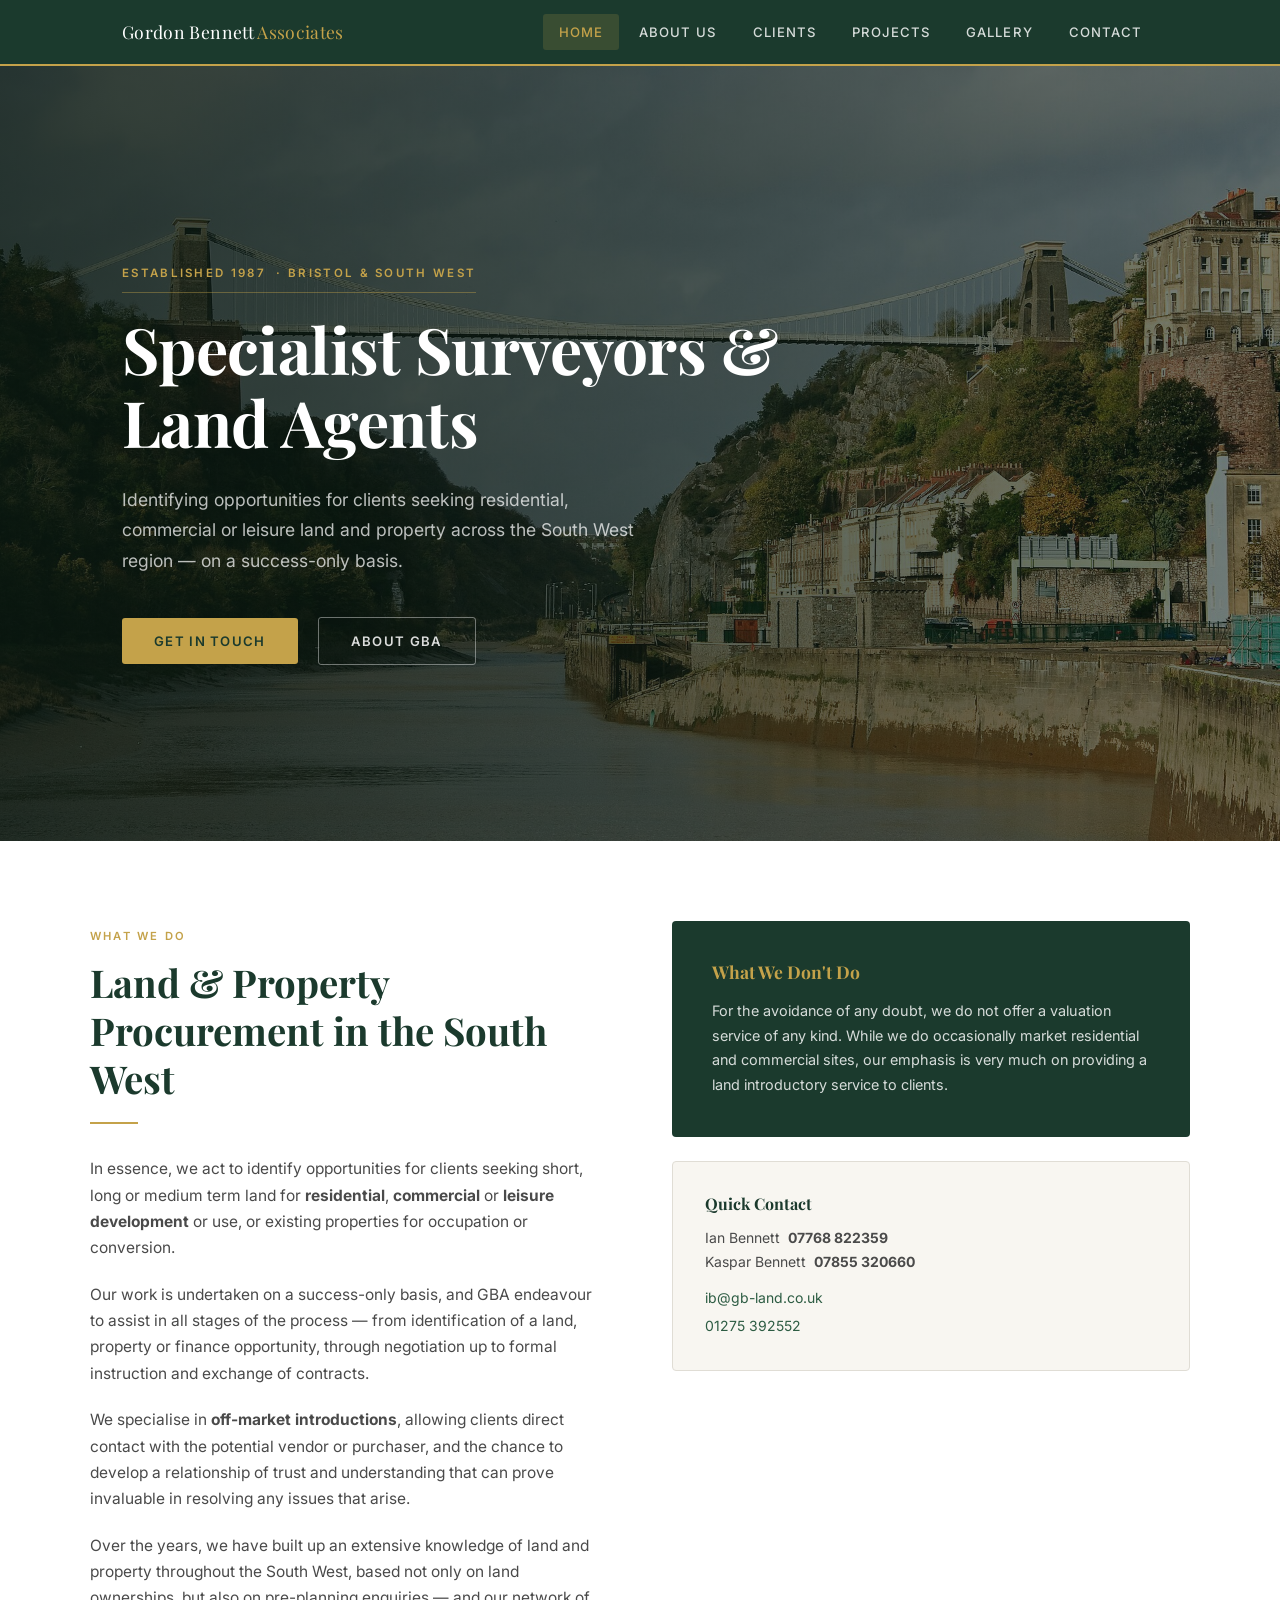
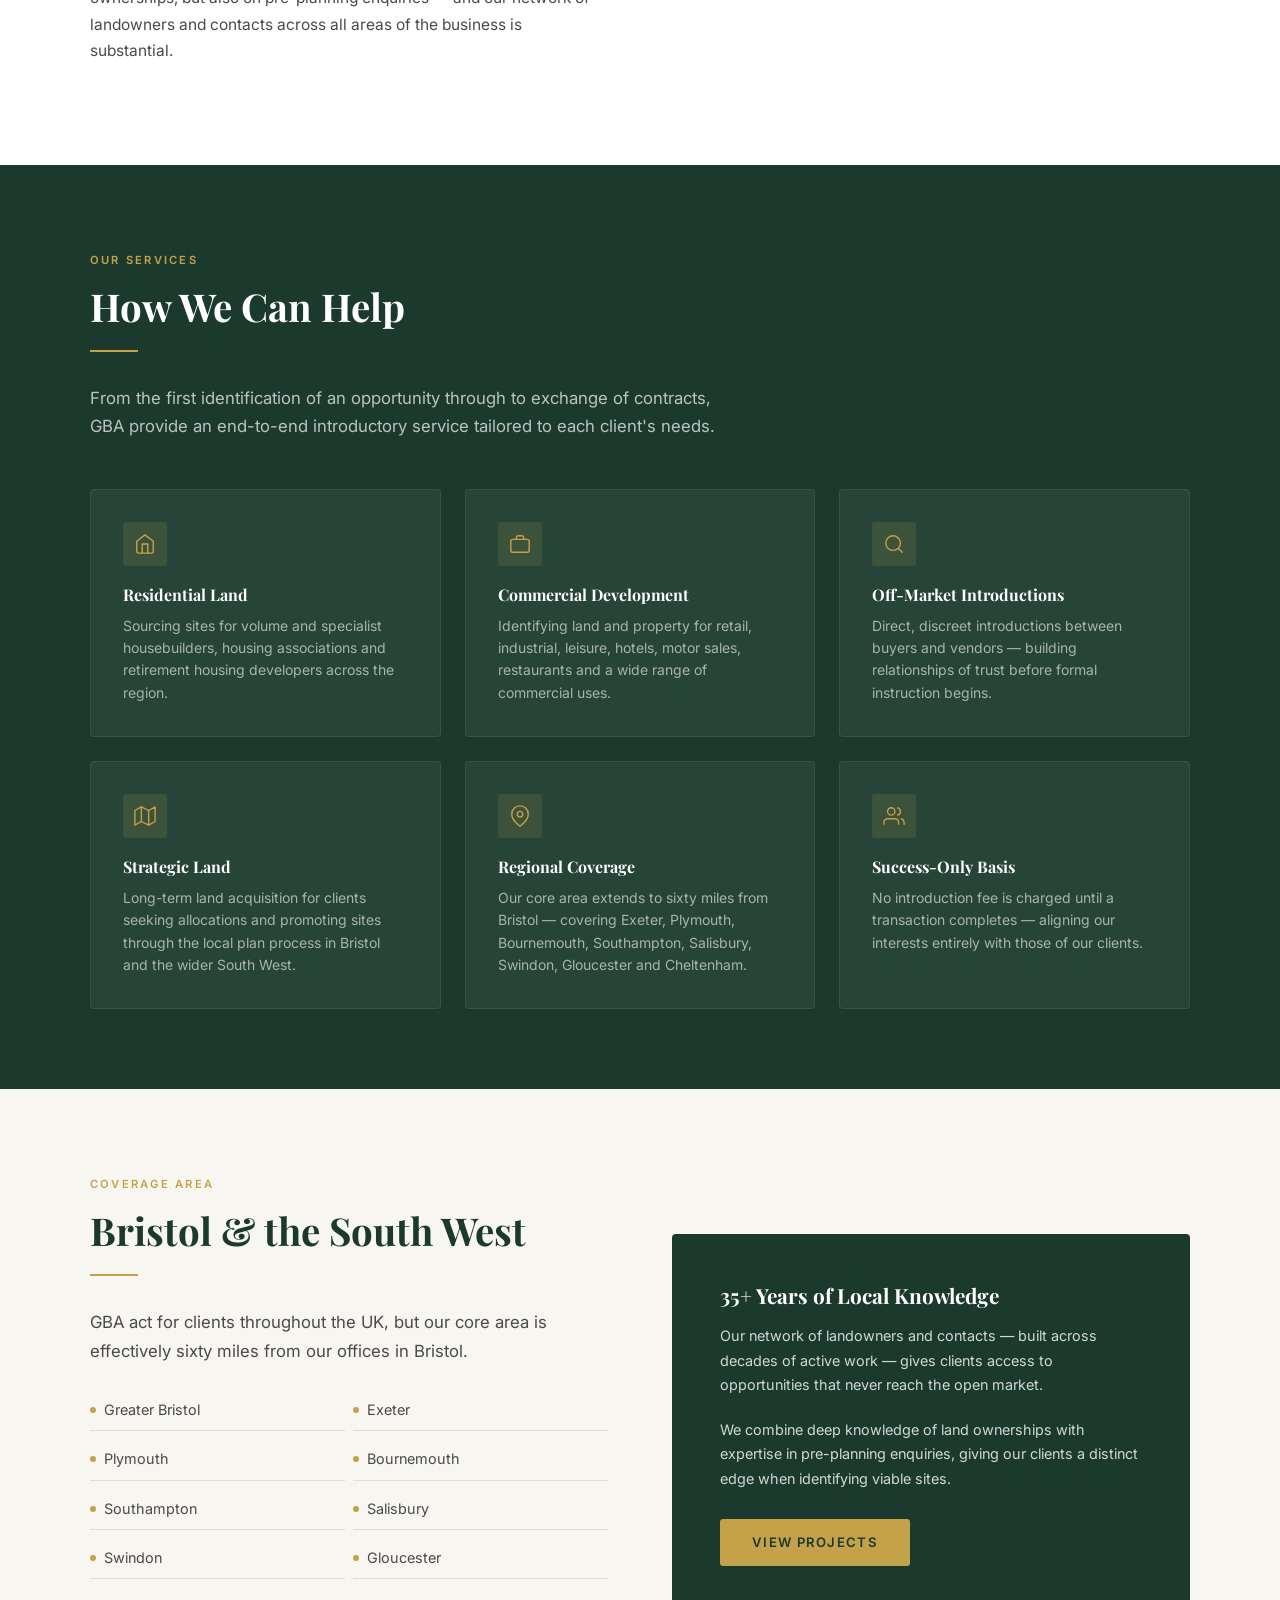
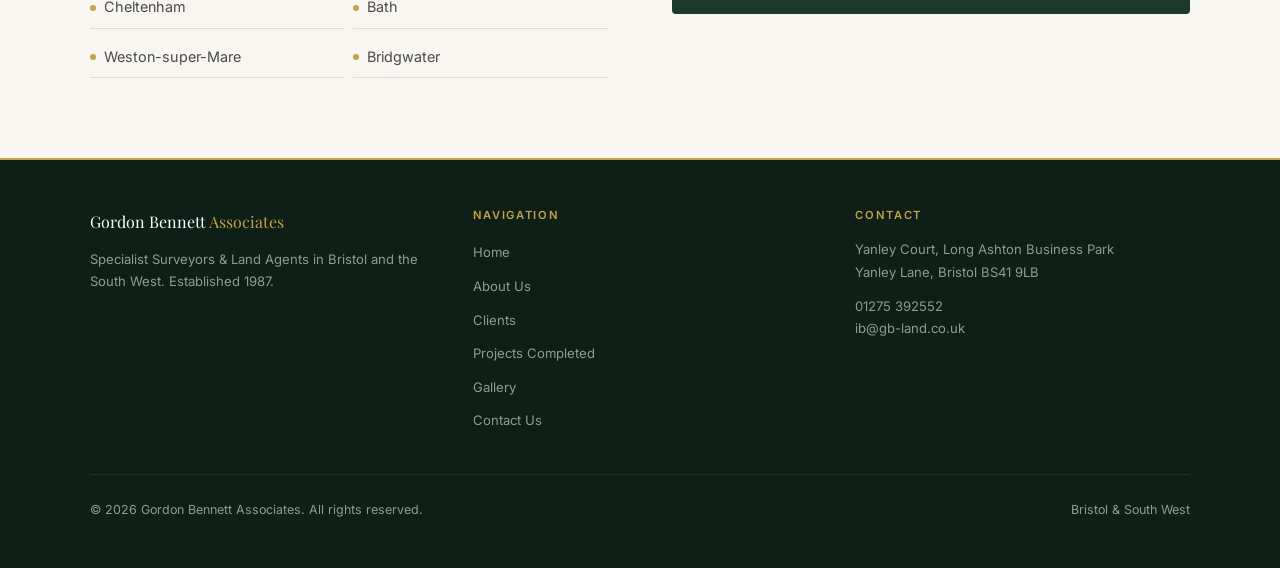
<file: index.html>
<!DOCTYPE html>
<html lang="en">
<head>
  <meta charset="UTF-8" />
  <meta name="viewport" content="width=device-width, initial-scale=1.0" />
  <title>Gordon Bennett Associates — Surveyors & Land Agents, Bristol & South West</title>
  <meta name="description" content="Gordon Bennett Associates — Specialist Surveyors & Land Agents in Property and Land Procurement in Bristol and the South West Region." />
  <link rel="stylesheet" href="style.css" />
</head>
<body>

<!-- NAV -->
<nav>
  <div class="nav-inner">
    <div class="nav-logo">Gordon Bennett <span>Associates</span></div>
    <ul class="nav-links">
      <li><a href="index.html" class="active">Home</a></li>
      <li><a href="about.html">About Us</a></li>
      <li><a href="clients.html">Clients</a></li>
      <li><a href="projects.html">Projects</a></li>
      <li><a href="gallery.html">Gallery</a></li>
      <li><a href="contact.html">Contact</a></li>
    </ul>
    <button class="nav-hamburger" id="hamburger" aria-label="Open menu">
      <span></span><span></span><span></span>
    </button>
  </div>
</nav>
<div class="mobile-menu" id="mobile-menu">
  <a href="index.html" class="active">Home</a>
  <a href="about.html">About Us</a>
  <a href="clients.html">Clients</a>
  <a href="projects.html">Projects</a>
  <a href="gallery.html">Gallery</a>
  <a href="contact.html">Contact</a>
</div>

<!-- HERO -->
<section class="hero">
  <div class="hero-bg"></div>
  <div class="hero-content">
    <div class="hero-eyebrow">Established 1987 <span class="eyebrow-sep">&nbsp;·&nbsp;</span><span class="eyebrow-break"><br></span>Bristol &amp; South West</div>
    <h1>Specialist Surveyors &amp; Land Agents</h1>
    <p>Identifying opportunities for clients seeking residential, commercial or leisure land and property across the South West region — on a success-only basis.</p>
    <div class="hero-btns">
      <a href="contact.html" class="btn btn-gold">Get in Touch</a>
      <a href="about.html" class="btn btn-outline">About GBA</a>
    </div>
  </div>
</section>

<!-- INTRO -->
<section style="background: var(--white);">
  <div class="section-inner">
    <div class="intro-grid">
      <div class="intro-text">
        <span class="section-label">What We Do</span>
        <h2 class="section-title">Land &amp; Property Procurement in the South West</h2>
        <div class="section-divider"></div>
        <p>In essence, we act to identify opportunities for clients seeking short, long or medium term land for <strong>residential</strong>, <strong>commercial</strong> or <strong>leisure development</strong> or use, or existing properties for occupation or conversion.</p>
        <p>Our work is undertaken on a success-only basis, and GBA endeavour to assist in all stages of the process — from identification of a land, property or finance opportunity, through negotiation up to formal instruction and exchange of contracts.</p>
        <p>We specialise in <strong>off-market introductions</strong>, allowing clients direct contact with the potential vendor or purchaser, and the chance to develop a relationship of trust and understanding that can prove invaluable in resolving any issues that arise.</p>
        <p>Over the years, we have built up an extensive knowledge of land and property throughout the South West, based not only on land ownerships, but also on pre-planning enquiries — and our network of landowners and contacts across all areas of the business is substantial.</p>
      </div>
      <div>
        <div class="intro-aside">
          <h3>What We Don't Do</h3>
          <p>For the avoidance of any doubt, we do not offer a valuation service of any kind. While we do occasionally market residential and commercial sites, our emphasis is very much on providing a land introductory service to clients.</p>
        </div>
        <div style="margin-top: 1.5rem; padding: 2rem; border: 1px solid var(--border); border-radius: 4px; background: var(--cream);">
          <h3 style="font-size:1rem; color: var(--green-dark); margin-bottom: 0.75rem;">Quick Contact</h3>
          <p style="font-size: 0.875rem; color: var(--text-mid); margin-bottom: 0.75rem;">Ian Bennett &nbsp;<strong>07768 822359</strong><br>Kaspar Bennett &nbsp;<strong>07855 320660</strong></p>
          <p style="font-size: 0.875rem;"><a href="mailto:ib@gb-land.co.uk">ib@gb-land.co.uk</a></p>
          <p style="font-size: 0.875rem; margin-top: 0.3rem;"><a href="tel:01275392552">01275 392552</a></p>
        </div>
      </div>
    </div>
  </div>
</section>

<!-- SERVICES -->
<section class="services-bg">
  <div class="section-inner">
    <span class="section-label">Our Services</span>
    <h2 class="section-title" style="color: var(--white);">How We Can Help</h2>
    <div class="section-divider"></div>
    <p class="section-intro">From the first identification of an opportunity through to exchange of contracts, GBA provide an end-to-end introductory service tailored to each client's needs.</p>
    <div class="services-grid">

      <div class="service-card">
        <div class="service-icon">
          <svg viewBox="0 0 24 24"><path d="M3 9l9-7 9 7v11a2 2 0 0 1-2 2H5a2 2 0 0 1-2-2z"/><polyline points="9 22 9 12 15 12 15 22"/></svg>
        </div>
        <h3>Residential Land</h3>
        <p>Sourcing sites for volume and specialist housebuilders, housing associations and retirement housing developers across the region.</p>
      </div>

      <div class="service-card">
        <div class="service-icon">
          <svg viewBox="0 0 24 24"><rect x="2" y="7" width="20" height="14" rx="2"/><path d="M16 7V5a2 2 0 0 0-2-2h-4a2 2 0 0 0-2 2v2"/></svg>
        </div>
        <h3>Commercial Development</h3>
        <p>Identifying land and property for retail, industrial, leisure, hotels, motor sales, restaurants and a wide range of commercial uses.</p>
      </div>

      <div class="service-card">
        <div class="service-icon">
          <svg viewBox="0 0 24 24"><circle cx="11" cy="11" r="8"/><line x1="21" y1="21" x2="16.65" y2="16.65"/></svg>
        </div>
        <h3>Off-Market Introductions</h3>
        <p>Direct, discreet introductions between buyers and vendors — building relationships of trust before formal instruction begins.</p>
      </div>

      <div class="service-card">
        <div class="service-icon">
          <svg viewBox="0 0 24 24"><polygon points="1 6 1 22 8 18 16 22 23 18 23 2 16 6 8 2 1 6"/><line x1="8" y1="2" x2="8" y2="18"/><line x1="16" y1="6" x2="16" y2="22"/></svg>
        </div>
        <h3>Strategic Land</h3>
        <p>Long-term land acquisition for clients seeking allocations and promoting sites through the local plan process in Bristol and the wider South West.</p>
      </div>

      <div class="service-card">
        <div class="service-icon">
          <svg viewBox="0 0 24 24"><path d="M21 10c0 7-9 13-9 13s-9-6-9-13a9 9 0 0 1 18 0z"/><circle cx="12" cy="10" r="3"/></svg>
        </div>
        <h3>Regional Coverage</h3>
        <p>Our core area extends to sixty miles from Bristol — covering Exeter, Plymouth, Bournemouth, Southampton, Salisbury, Swindon, Gloucester and Cheltenham.</p>
      </div>

      <div class="service-card">
        <div class="service-icon">
          <svg viewBox="0 0 24 24"><path d="M17 21v-2a4 4 0 0 0-4-4H5a4 4 0 0 0-4 4v2"/><circle cx="9" cy="7" r="4"/><path d="M23 21v-2a4 4 0 0 0-3-3.87"/><path d="M16 3.13a4 4 0 0 1 0 7.75"/></svg>
        </div>
        <h3>Success-Only Basis</h3>
        <p>No introduction fee is charged until a transaction completes — aligning our interests entirely with those of our clients.</p>
      </div>

    </div>
  </div>
</section>

<!-- COVERAGE -->
<section style="background: var(--cream);">
  <div class="section-inner">
    <div class="coverage-grid">
      <div>
        <span class="section-label">Coverage Area</span>
        <h2 class="section-title">Bristol &amp; the South West</h2>
        <div class="section-divider"></div>
        <p class="section-intro" style="margin-bottom: 1.5rem;">GBA act for clients throughout the UK, but our core area is effectively sixty miles from our offices in Bristol.</p>
        <ul class="coverage-list">
          <li>Greater Bristol</li>
          <li>Exeter</li>
          <li>Plymouth</li>
          <li>Bournemouth</li>
          <li>Southampton</li>
          <li>Salisbury</li>
          <li>Swindon</li>
          <li>Gloucester</li>
          <li>Cheltenham</li>
          <li>Bath</li>
          <li>Weston-super-Mare</li>
          <li>Bridgwater</li>
        </ul>
      </div>
      <div style="background: var(--green-dark); border-radius: 4px; padding: 3rem; color: rgba(255,255,255,0.8);">
        <h3 style="font-size:1.3rem; color: var(--white); margin-bottom: 1rem;">35+ Years of Local Knowledge</h3>
        <p style="font-size: 0.9rem; margin-bottom: 1.25rem;">Our network of landowners and contacts — built across decades of active work — gives clients access to opportunities that never reach the open market.</p>
        <p style="font-size: 0.9rem; margin-bottom: 1.25rem;">We combine deep knowledge of land ownerships with expertise in pre-planning enquiries, giving our clients a distinct edge when identifying viable sites.</p>
        <a href="projects.html" class="btn btn-gold" style="margin-top: 0.5rem;">View Projects</a>
      </div>
    </div>
  </div>
</section>

<!-- FOOTER -->
<footer>
  <div class="footer-inner">
    <div>
      <div class="footer-brand">Gordon Bennett <span>Associates</span></div>
      <p>Specialist Surveyors &amp; Land Agents in Bristol and the South West. Established 1987.</p>
    </div>
    <div>
      <h4>Navigation</h4>
      <ul class="footer-links">
        <li><a href="index.html">Home</a></li>
        <li><a href="about.html">About Us</a></li>
        <li><a href="clients.html">Clients</a></li>
        <li><a href="projects.html">Projects Completed</a></li>
        <li><a href="gallery.html">Gallery</a></li>
        <li><a href="contact.html">Contact Us</a></li>
      </ul>
    </div>
    <div>
      <h4>Contact</h4>
      <p>Yanley Court, Long Ashton Business Park<br>Yanley Lane, Bristol BS41 9LB</p>
      <p style="margin-top: 0.75rem;"><a href="tel:01275392552">01275 392552</a></p>
      <p><a href="mailto:ib@gb-land.co.uk">ib@gb-land.co.uk</a></p>
    </div>
  </div>
  <div class="footer-bottom">
    <span>© 2026 Gordon Bennett Associates. All rights reserved.</span>
    <span>Bristol &amp; South West</span>
  </div>
</footer>

<script>
  const hamburger = document.getElementById('hamburger');
  const mobileMenu = document.getElementById('mobile-menu');
  hamburger.addEventListener('click', function() {
    hamburger.classList.toggle('open');
    mobileMenu.classList.toggle('open');
  });
  mobileMenu.querySelectorAll('a').forEach(function(link) {
    link.addEventListener('click', function() {
      hamburger.classList.remove('open');
      mobileMenu.classList.remove('open');
    });
  });
</script>
</body>
</html>
</file>
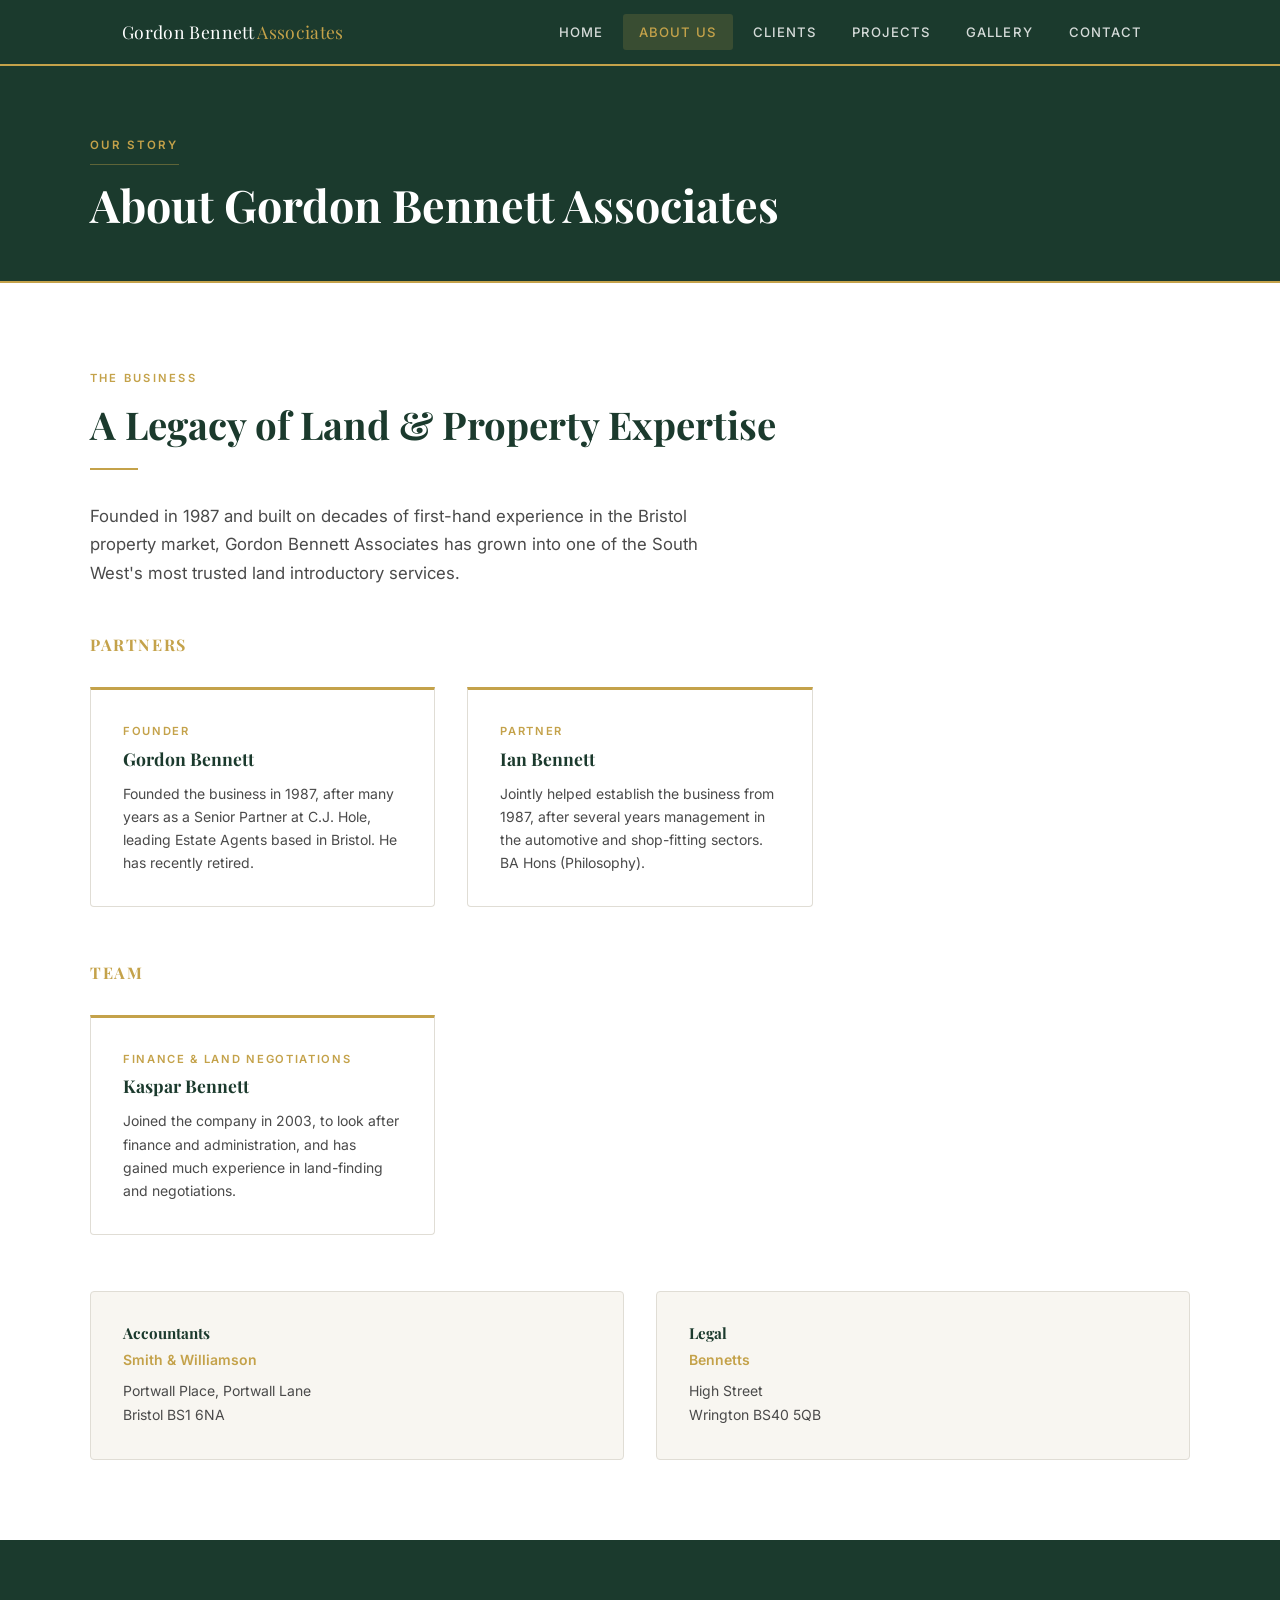
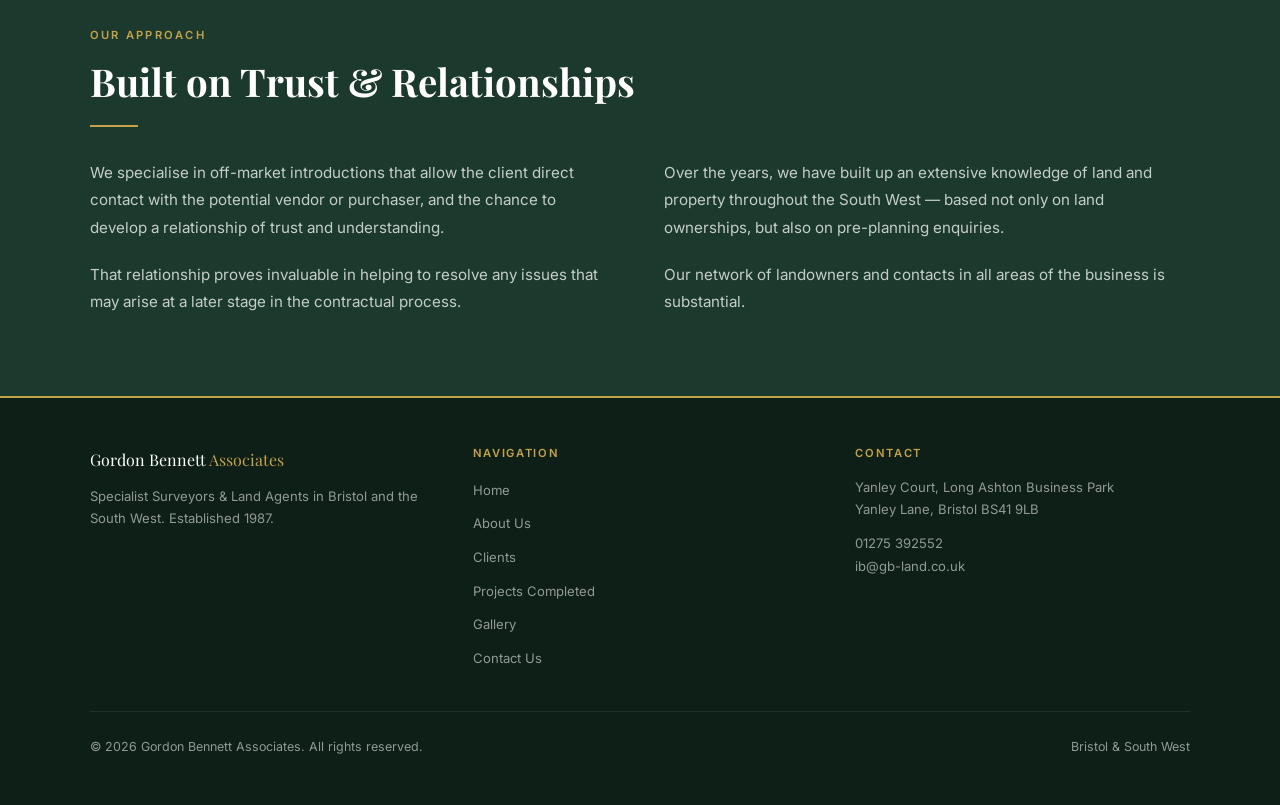
<file: about.html>
<!DOCTYPE html>
<html lang="en">
<head>
  <meta charset="UTF-8" />
  <meta name="viewport" content="width=device-width, initial-scale=1.0" />
  <title>About Us — Gordon Bennett Associates</title>
  <meta name="description" content="About Gordon Bennett Associates — qualified consultant surveyors specialising in the buying and selling of land in Bristol and the South West since 1987." />
  <link rel="stylesheet" href="style.css" />
</head>
<body>

<nav>
  <div class="nav-inner">
    <div class="nav-logo">Gordon Bennett <span>Associates</span></div>
    <ul class="nav-links">
      <li><a href="index.html">Home</a></li>
      <li><a href="about.html" class="active">About Us</a></li>
      <li><a href="clients.html">Clients</a></li>
      <li><a href="projects.html">Projects</a></li>
      <li><a href="gallery.html">Gallery</a></li>
      <li><a href="contact.html">Contact</a></li>
    </ul>
    <button class="nav-hamburger" id="hamburger" aria-label="Open menu">
      <span></span><span></span><span></span>
    </button>
  </div>
</nav>
<div class="mobile-menu" id="mobile-menu">
  <a href="index.html">Home</a>
  <a href="about.html" class="active">About Us</a>
  <a href="clients.html">Clients</a>
  <a href="projects.html">Projects</a>
  <a href="gallery.html">Gallery</a>
  <a href="contact.html">Contact</a>
</div>

<div class="page-hero">
  <div class="page-hero-inner">
    <div class="hero-eyebrow">Our Story</div>
    <h1>About Gordon Bennett Associates</h1>
  </div>
</div>

<section style="background: var(--white);">
  <div class="section-inner">
    <span class="section-label">The Business</span>
    <h2 class="section-title">A Legacy of Land &amp; Property Expertise</h2>
    <div class="section-divider"></div>
    <p class="section-intro">Founded in 1987 and built on decades of first-hand experience in the Bristol property market, Gordon Bennett Associates has grown into one of the South West's most trusted land introductory services.</p>

    <!-- PARTNERS -->
    <h3 style="font-family: 'Playfair Display', serif; font-size: 1rem; color: var(--gold); letter-spacing: 0.1em; text-transform: uppercase; margin-bottom: 2rem; margin-top: 1rem;">Partners</h3>
    <div class="team-grid" style="margin-bottom: 3.5rem;">

      <div class="team-card">
        <div class="team-role">Founder</div>
        <h3>Gordon Bennett</h3>
        <p>Founded the business in 1987, after many years as a Senior Partner at C.J. Hole, leading Estate Agents based in Bristol. He has recently retired.</p>
      </div>

      <div class="team-card">
        <div class="team-role">Partner</div>
        <h3>Ian Bennett</h3>
        <p>Jointly helped establish the business from 1987, after several years management in the automotive and shop-fitting sectors. BA Hons (Philosophy).</p>
      </div>

    </div>

    <!-- EMPLOYEES -->
    <h3 style="font-family: 'Playfair Display', serif; font-size: 1rem; color: var(--gold); letter-spacing: 0.1em; text-transform: uppercase; margin-bottom: 2rem;">Team</h3>
    <div class="team-grid" style="margin-bottom: 3.5rem;">

      <div class="team-card">
        <div class="team-role">Finance &amp; Land Negotiations</div>
        <h3>Kaspar Bennett</h3>
        <p>Joined the company in 2003, to look after finance and administration, and has gained much experience in land-finding and negotiations.</p>
      </div>

    </div>

    <!-- ADVISERS -->
    <div class="advisers-grid" style="display: grid; grid-template-columns: 1fr 1fr; gap: 2rem;">

      <div style="padding: 2rem; border: 1px solid var(--border); background: var(--cream); border-radius: 4px;">
        <h3 style="font-family: 'Playfair Display', serif; font-size: 0.95rem; color: var(--green-dark); margin-bottom: 0.3rem;">Accountants</h3>
        <p style="font-size: 0.875rem; color: var(--gold); font-weight: 600; margin-bottom: 0.5rem;">Smith &amp; Williamson</p>
        <p style="font-size: 0.875rem; color: var(--text-mid);">Portwall Place, Portwall Lane<br>Bristol BS1 6NA</p>
      </div>

      <div style="padding: 2rem; border: 1px solid var(--border); background: var(--cream); border-radius: 4px;">
        <h3 style="font-family: 'Playfair Display', serif; font-size: 0.95rem; color: var(--green-dark); margin-bottom: 0.3rem;">Legal</h3>
        <p style="font-size: 0.875rem; color: var(--gold); font-weight: 600; margin-bottom: 0.5rem;">Bennetts</p>
        <p style="font-size: 0.875rem; color: var(--text-mid);">High Street<br>Wrington BS40 5QB</p>
      </div>

    </div>
  </div>
</section>

<section class="services-bg">
  <div class="section-inner">
    <span class="section-label">Our Approach</span>
    <h2 class="section-title" style="color: var(--white);">Built on Trust &amp; Relationships</h2>
    <div class="section-divider"></div>
    <div style="display: grid; grid-template-columns: 1fr 1fr; gap: 3rem;">
      <div>
        <p style="color: rgba(255,255,255,0.75); font-size: 0.95rem; line-height: 1.8; margin-bottom: 1.25rem;">We specialise in off-market introductions that allow the client direct contact with the potential vendor or purchaser, and the chance to develop a relationship of trust and understanding.</p>
        <p style="color: rgba(255,255,255,0.75); font-size: 0.95rem; line-height: 1.8;">That relationship proves invaluable in helping to resolve any issues that may arise at a later stage in the contractual process.</p>
      </div>
      <div>
        <p style="color: rgba(255,255,255,0.75); font-size: 0.95rem; line-height: 1.8; margin-bottom: 1.25rem;">Over the years, we have built up an extensive knowledge of land and property throughout the South West — based not only on land ownerships, but also on pre-planning enquiries.</p>
        <p style="color: rgba(255,255,255,0.75); font-size: 0.95rem; line-height: 1.8;">Our network of landowners and contacts in all areas of the business is substantial.</p>
      </div>
    </div>
  </div>
</section>

<footer>
  <div class="footer-inner">
    <div>
      <div class="footer-brand">Gordon Bennett <span>Associates</span></div>
      <p>Specialist Surveyors &amp; Land Agents in Bristol and the South West. Established 1987.</p>
    </div>
    <div>
      <h4>Navigation</h4>
      <ul class="footer-links">
        <li><a href="index.html">Home</a></li>
        <li><a href="about.html">About Us</a></li>
        <li><a href="clients.html">Clients</a></li>
        <li><a href="projects.html">Projects Completed</a></li>
        <li><a href="gallery.html">Gallery</a></li>
        <li><a href="contact.html">Contact Us</a></li>
      </ul>
    </div>
    <div>
      <h4>Contact</h4>
      <p>Yanley Court, Long Ashton Business Park<br>Yanley Lane, Bristol BS41 9LB</p>
      <p style="margin-top: 0.75rem;"><a href="tel:01275392552">01275 392552</a></p>
      <p><a href="mailto:ib@gb-land.co.uk">ib@gb-land.co.uk</a></p>
    </div>
  </div>
  <div class="footer-bottom">
    <span>© 2026 Gordon Bennett Associates. All rights reserved.</span>
    <span>Bristol &amp; South West</span>
  </div>
</footer>

<script>
  const hamburger = document.getElementById('hamburger');
  const mobileMenu = document.getElementById('mobile-menu');
  hamburger.addEventListener('click', function() {
    hamburger.classList.toggle('open');
    mobileMenu.classList.toggle('open');
  });
  mobileMenu.querySelectorAll('a').forEach(function(link) {
    link.addEventListener('click', function() {
      hamburger.classList.remove('open');
      mobileMenu.classList.remove('open');
    });
  });
</script>
</body>
</html>
</file>
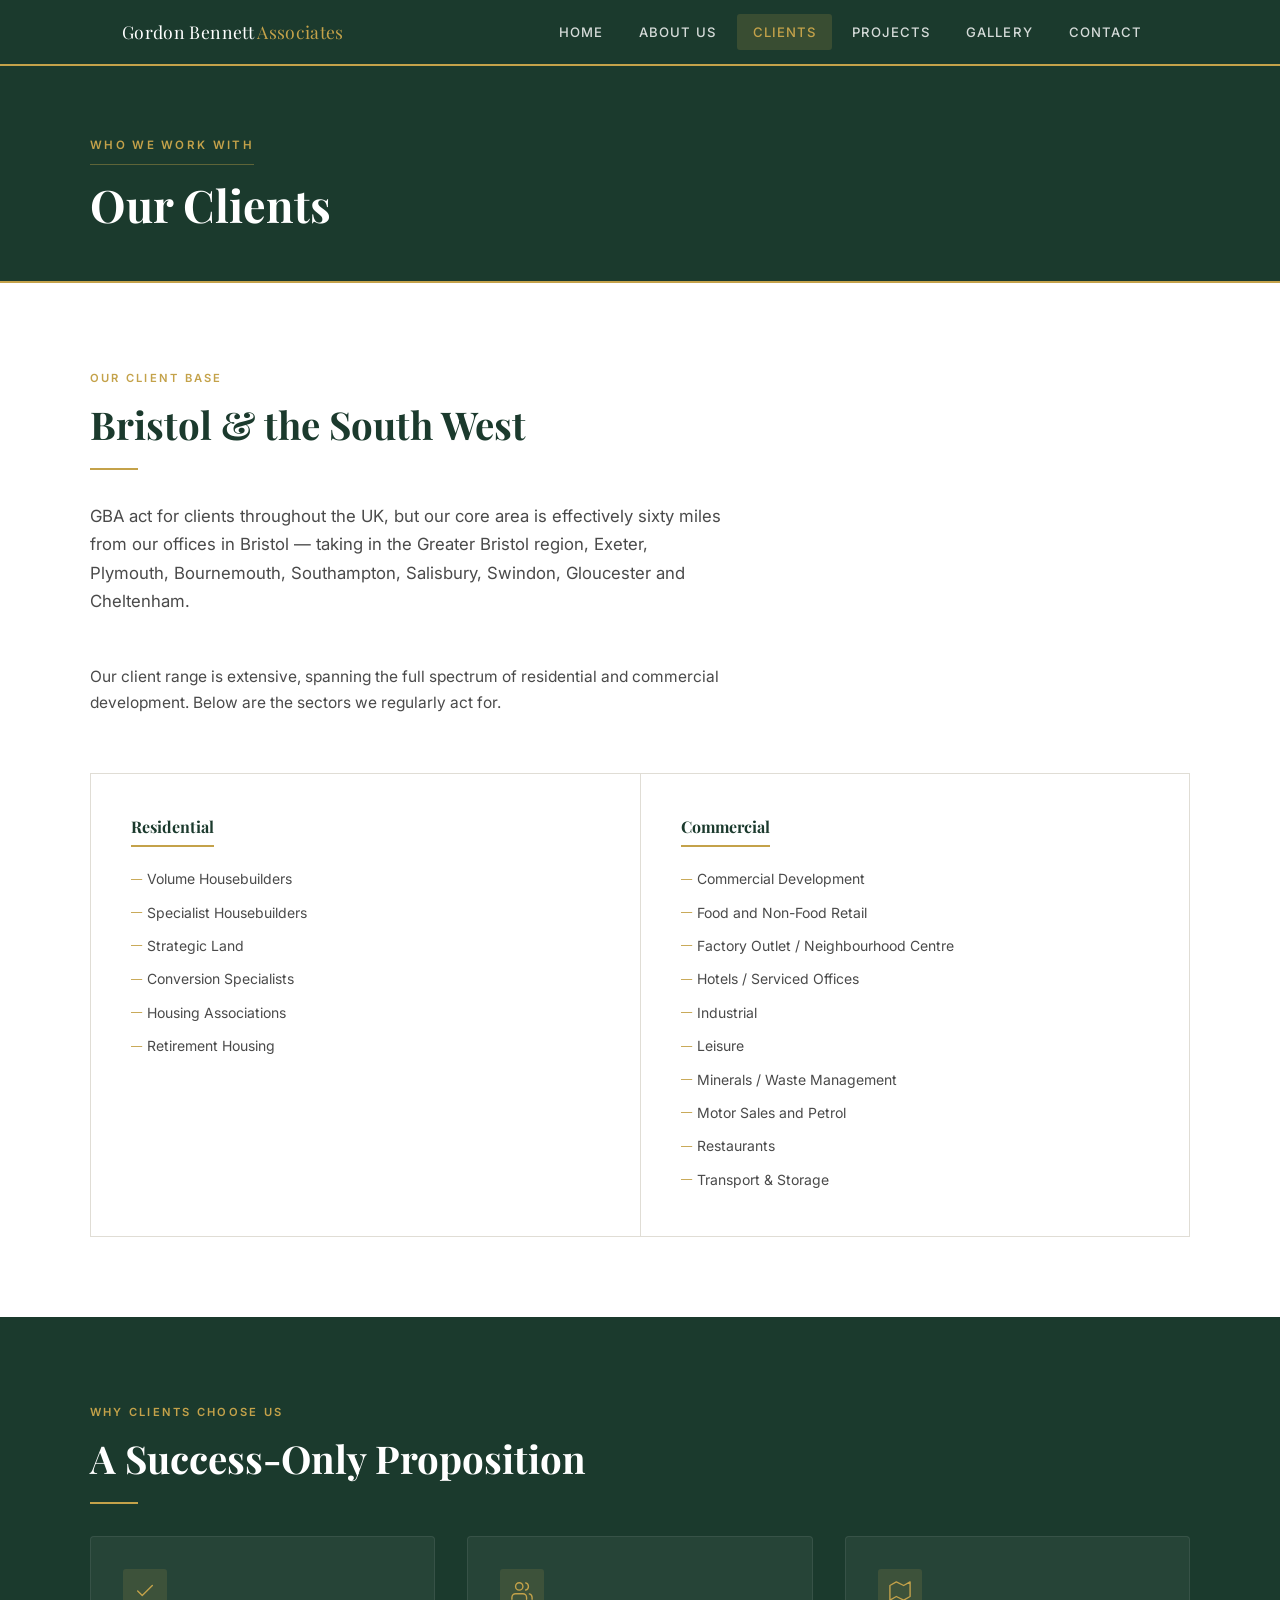
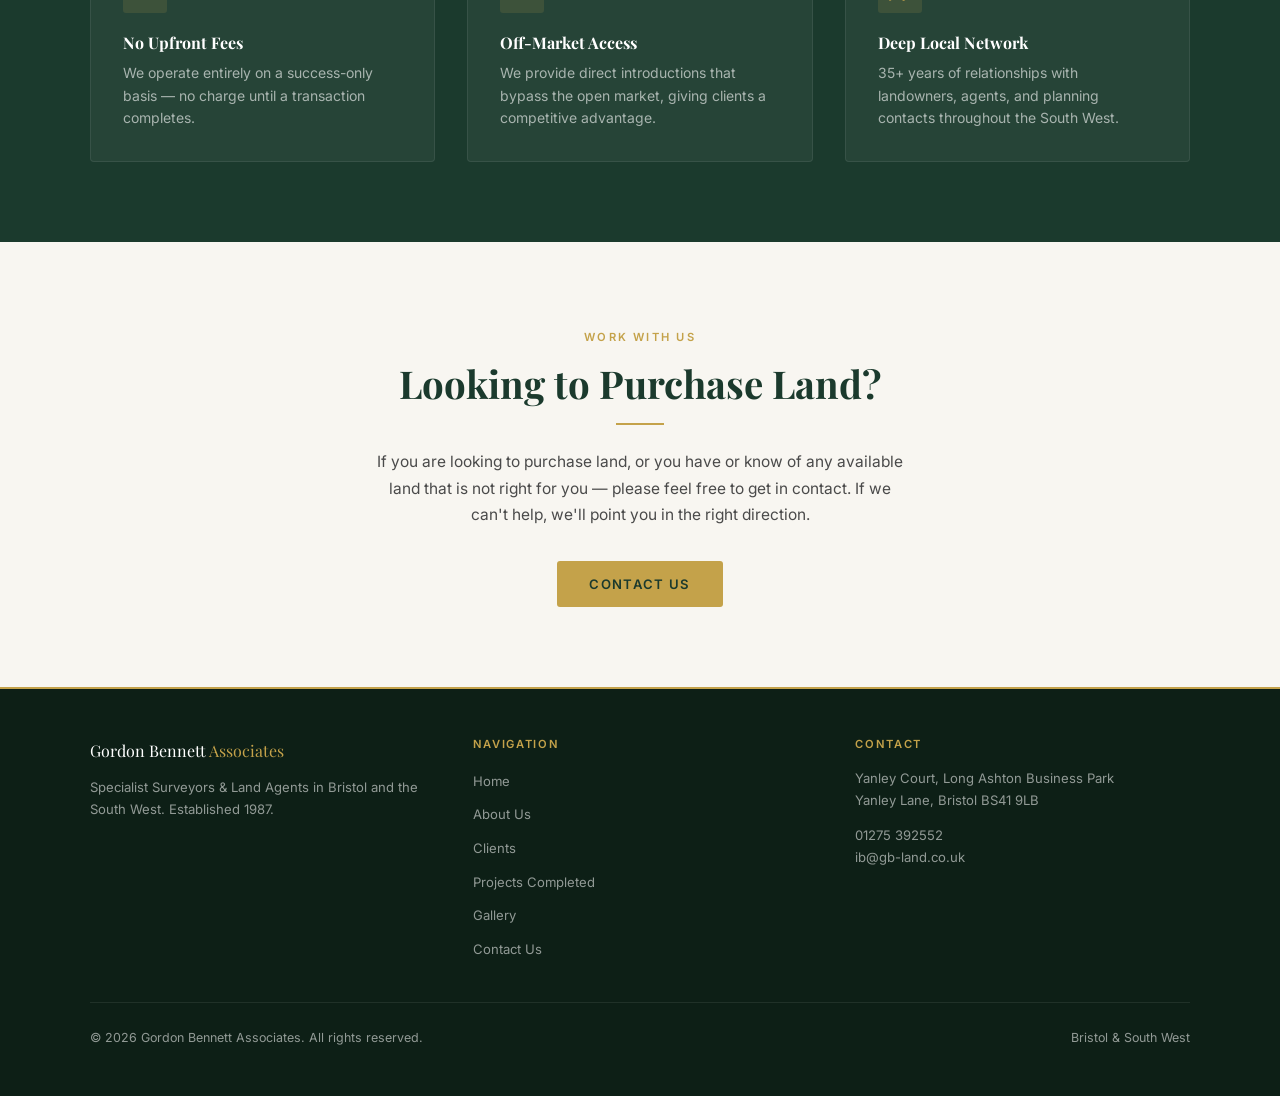
<file: clients.html>
<!DOCTYPE html>
<html lang="en">
<head>
  <meta charset="UTF-8" />
  <meta name="viewport" content="width=device-width, initial-scale=1.0" />
  <title>Clients — Gordon Bennett Associates</title>
  <meta name="description" content="GBA act for a wide range of clients throughout the UK across residential, commercial and leisure sectors — centred on Bristol and the South West." />
  <link rel="stylesheet" href="style.css" />
</head>
<body>

<nav>
  <div class="nav-inner">
    <div class="nav-logo">Gordon Bennett <span>Associates</span></div>
    <ul class="nav-links">
      <li><a href="index.html">Home</a></li>
      <li><a href="about.html">About Us</a></li>
      <li><a href="clients.html" class="active">Clients</a></li>
      <li><a href="projects.html">Projects</a></li>
      <li><a href="gallery.html">Gallery</a></li>
      <li><a href="contact.html">Contact</a></li>
    </ul>
    <button class="nav-hamburger" id="hamburger" aria-label="Open menu">
      <span></span><span></span><span></span>
    </button>
  </div>
</nav>
<div class="mobile-menu" id="mobile-menu">
  <a href="index.html">Home</a>
  <a href="about.html">About Us</a>
  <a href="clients.html" class="active">Clients</a>
  <a href="projects.html">Projects</a>
  <a href="gallery.html">Gallery</a>
  <a href="contact.html">Contact</a>
</div>

<div class="page-hero">
  <div class="page-hero-inner">
    <div class="hero-eyebrow">Who We Work With</div>
    <h1>Our Clients</h1>
  </div>
</div>

<section style="background: var(--white);">
  <div class="section-inner">
    <span class="section-label">Our Client Base</span>
    <h2 class="section-title">Bristol &amp; the South West</h2>
    <div class="section-divider"></div>
    <p class="section-intro">GBA act for clients throughout the UK, but our core area is effectively sixty miles from our offices in Bristol — taking in the Greater Bristol region, Exeter, Plymouth, Bournemouth, Southampton, Salisbury, Swindon, Gloucester and Cheltenham.</p>
    <p style="color: var(--text-mid); max-width: 640px; margin-bottom: 3.5rem; font-size: 0.97rem;">Our client range is extensive, spanning the full spectrum of residential and commercial development. Below are the sectors we regularly act for.</p>

    <div class="sectors-grid">

      <div class="sector-group">
        <h3>Residential</h3>
        <ul class="sector-list">
          <li>Volume Housebuilders</li>
          <li>Specialist Housebuilders</li>
          <li>Strategic Land</li>
          <li>Conversion Specialists</li>
          <li>Housing Associations</li>
          <li>Retirement Housing</li>
        </ul>
      </div>

      <div class="sector-group">
        <h3>Commercial</h3>
        <ul class="sector-list">
          <li>Commercial Development</li>
          <li>Food and Non-Food Retail</li>
          <li>Factory Outlet / Neighbourhood Centre</li>
          <li>Hotels / Serviced Offices</li>
          <li>Industrial</li>
          <li>Leisure</li>
          <li>Minerals / Waste Management</li>
          <li>Motor Sales and Petrol</li>
          <li>Restaurants</li>
          <li>Transport &amp; Storage</li>
        </ul>
      </div>

    </div>
  </div>
</section>

<section class="services-bg">
  <div class="section-inner">
    <span class="section-label">Why Clients Choose Us</span>
    <h2 class="section-title" style="color: var(--white);">A Success-Only Proposition</h2>
    <div class="section-divider"></div>
    <div class="usp-grid" style="display: grid; grid-template-columns: 1fr 1fr 1fr; gap: 2rem;">

      <div class="service-card">
        <div class="service-icon">
          <svg viewBox="0 0 24 24" fill="none" stroke="currentColor" stroke-width="1.5" stroke-linecap="round" stroke-linejoin="round"><polyline points="20 6 9 17 4 12"/></svg>
        </div>
        <h3>No Upfront Fees</h3>
        <p>We operate entirely on a success-only basis — no charge until a transaction completes.</p>
      </div>

      <div class="service-card">
        <div class="service-icon">
          <svg viewBox="0 0 24 24" fill="none" stroke="currentColor" stroke-width="1.5" stroke-linecap="round" stroke-linejoin="round"><path d="M17 21v-2a4 4 0 0 0-4-4H5a4 4 0 0 0-4 4v2"/><circle cx="9" cy="7" r="4"/><path d="M23 21v-2a4 4 0 0 0-3-3.87"/><path d="M16 3.13a4 4 0 0 1 0 7.75"/></svg>
        </div>
        <h3>Off-Market Access</h3>
        <p>We provide direct introductions that bypass the open market, giving clients a competitive advantage.</p>
      </div>

      <div class="service-card">
        <div class="service-icon">
          <svg viewBox="0 0 24 24" fill="none" stroke="currentColor" stroke-width="1.5" stroke-linecap="round" stroke-linejoin="round"><polygon points="1 6 1 22 8 18 16 22 23 18 23 2 16 6 8 2 1 6"/></svg>
        </div>
        <h3>Deep Local Network</h3>
        <p>35+ years of relationships with landowners, agents, and planning contacts throughout the South West.</p>
      </div>

    </div>
  </div>
</section>

<section style="background: var(--cream);">
  <div class="section-inner" style="text-align: center;">
    <span class="section-label">Work With Us</span>
    <h2 class="section-title" style="max-width: 500px; margin: 0 auto 1rem;">Looking to Purchase Land?</h2>
    <div class="section-divider" style="margin: 0 auto 1.5rem;"></div>
    <p style="max-width: 540px; margin: 0 auto 2rem; color: var(--text-mid); font-size: 0.97rem;">If you are looking to purchase land, or you have or know of any available land that is not right for you — please feel free to get in contact. If we can't help, we'll point you in the right direction.</p>
    <a href="contact.html" class="btn btn-gold">Contact Us</a>
  </div>
</section>

<footer>
  <div class="footer-inner">
    <div>
      <div class="footer-brand">Gordon Bennett <span>Associates</span></div>
      <p>Specialist Surveyors &amp; Land Agents in Bristol and the South West. Established 1987.</p>
    </div>
    <div>
      <h4>Navigation</h4>
      <ul class="footer-links">
        <li><a href="index.html">Home</a></li>
        <li><a href="about.html">About Us</a></li>
        <li><a href="clients.html">Clients</a></li>
        <li><a href="projects.html">Projects Completed</a></li>
        <li><a href="gallery.html">Gallery</a></li>
        <li><a href="contact.html">Contact Us</a></li>
      </ul>
    </div>
    <div>
      <h4>Contact</h4>
      <p>Yanley Court, Long Ashton Business Park<br>Yanley Lane, Bristol BS41 9LB</p>
      <p style="margin-top: 0.75rem;"><a href="tel:01275392552">01275 392552</a></p>
      <p><a href="mailto:ib@gb-land.co.uk">ib@gb-land.co.uk</a></p>
    </div>
  </div>
  <div class="footer-bottom">
    <span>© 2026 Gordon Bennett Associates. All rights reserved.</span>
    <span>Bristol &amp; South West</span>
  </div>
</footer>

<script>
  const hamburger = document.getElementById('hamburger');
  const mobileMenu = document.getElementById('mobile-menu');
  hamburger.addEventListener('click', function() {
    hamburger.classList.toggle('open');
    mobileMenu.classList.toggle('open');
  });
  mobileMenu.querySelectorAll('a').forEach(function(link) {
    link.addEventListener('click', function() {
      hamburger.classList.remove('open');
      mobileMenu.classList.remove('open');
    });
  });
</script>
</body>
</html>
</file>
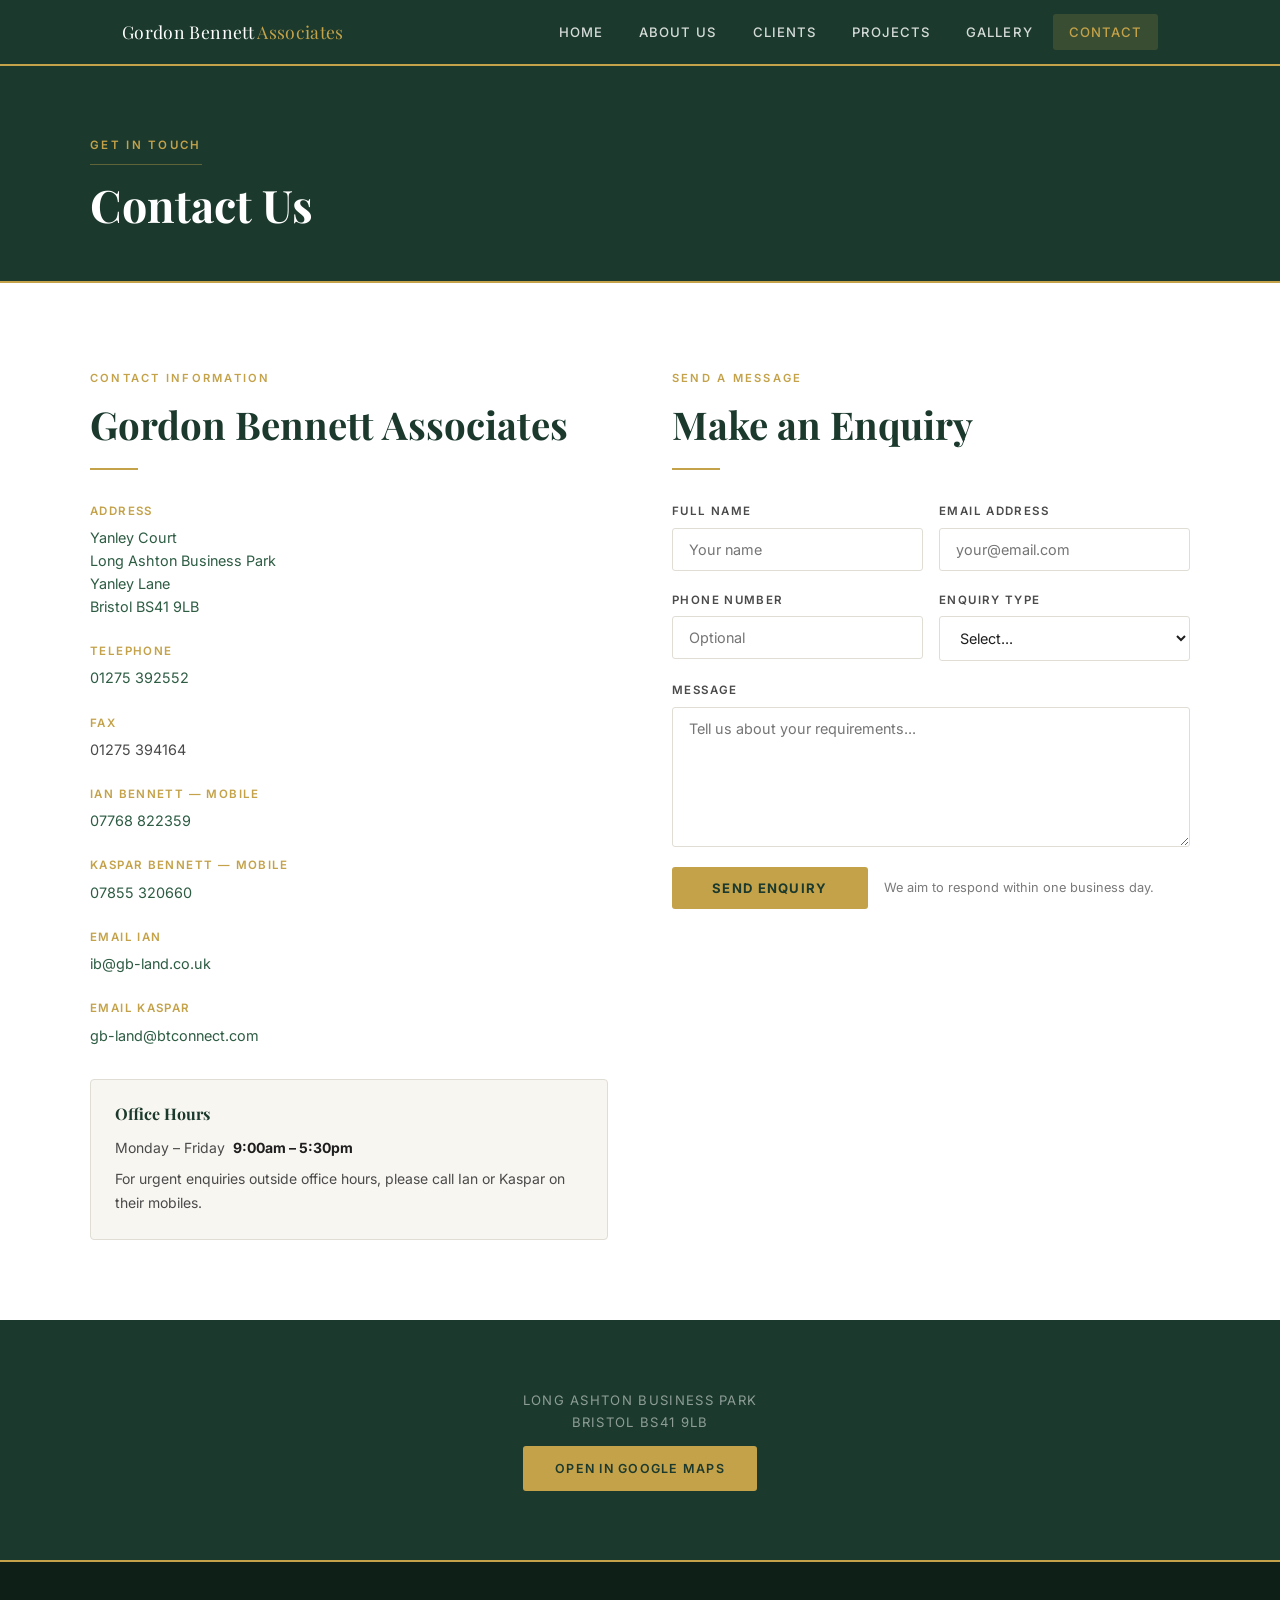
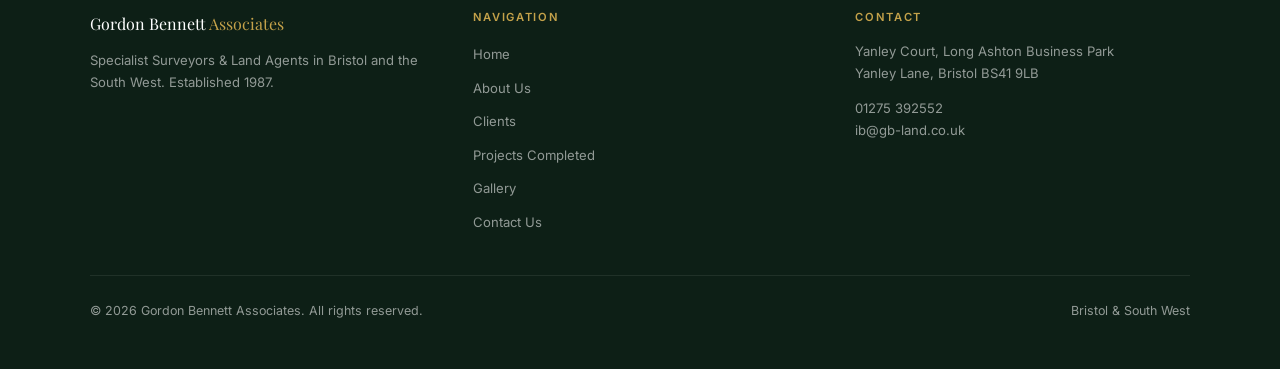
<file: contact.html>
<!DOCTYPE html>
<html lang="en">
<head>
  <meta charset="UTF-8" />
  <meta name="viewport" content="width=device-width, initial-scale=1.0" />
  <title>Contact Us — Gordon Bennett Associates</title>
  <meta name="description" content="Contact Gordon Bennett Associates. Yanley Court, Long Ashton Business Park, Yanley Lane, Bristol BS41 9LB. Tel: 01275 392552." />
  <link rel="stylesheet" href="style.css" />
  <style>
    .contact-form {
      display: flex;
      flex-direction: column;
      gap: 1.25rem;
    }

    .form-row {
      display: grid;
      grid-template-columns: 1fr 1fr;
      gap: 1rem;
    }

    .form-group {
      display: flex;
      flex-direction: column;
      gap: 0.4rem;
    }

    .form-group label {
      font-size: 0.72rem;
      text-transform: uppercase;
      letter-spacing: 0.12em;
      font-weight: 600;
      color: var(--text-mid);
    }

    .form-group input,
    .form-group select,
    .form-group textarea {
      padding: 0.75rem 1rem;
      border: 1px solid var(--border);
      border-radius: 3px;
      font-family: 'Inter', sans-serif;
      font-size: 0.9rem;
      color: var(--text-dark);
      background: var(--white);
      transition: border-color 0.2s, box-shadow 0.2s;
      outline: none;
      width: 100%;
    }

    .form-group input:focus,
    .form-group select:focus,
    .form-group textarea:focus {
      border-color: var(--green-mid);
      box-shadow: 0 0 0 3px rgba(45,92,67,0.1);
    }

    .form-group textarea {
      resize: vertical;
      min-height: 140px;
    }

    .form-submit {
      display: flex;
      align-items: center;
      gap: 1rem;
    }

    .form-submit button {
      padding: 0.8rem 2.5rem;
      background: var(--gold);
      color: var(--green-dark);
      border: none;
      border-radius: 3px;
      font-family: 'Inter', sans-serif;
      font-size: 0.82rem;
      font-weight: 700;
      letter-spacing: 0.1em;
      text-transform: uppercase;
      cursor: pointer;
      transition: background 0.2s;
    }

    .form-submit button:hover {
      background: var(--gold-light);
    }

    .form-note {
      font-size: 0.8rem;
      color: var(--text-light);
    }

    @media (max-width: 600px) {
      .form-row { grid-template-columns: 1fr; }
    }
  </style>
</head>
<body>

<nav>
  <div class="nav-inner">
    <div class="nav-logo">Gordon Bennett <span>Associates</span></div>
    <ul class="nav-links">
      <li><a href="index.html">Home</a></li>
      <li><a href="about.html">About Us</a></li>
      <li><a href="clients.html">Clients</a></li>
      <li><a href="projects.html">Projects</a></li>
      <li><a href="gallery.html">Gallery</a></li>
      <li><a href="contact.html" class="active">Contact</a></li>
    </ul>
    <button class="nav-hamburger" id="hamburger" aria-label="Open menu">
      <span></span><span></span><span></span>
    </button>
  </div>
</nav>
<div class="mobile-menu" id="mobile-menu">
  <a href="index.html">Home</a>
  <a href="about.html">About Us</a>
  <a href="clients.html">Clients</a>
  <a href="projects.html">Projects</a>
  <a href="gallery.html">Gallery</a>
  <a href="contact.html" class="active">Contact</a>
</div>

<div class="page-hero">
  <div class="page-hero-inner">
    <div class="hero-eyebrow">Get in Touch</div>
    <h1>Contact Us</h1>
  </div>
</div>

<section style="background: var(--white);">
  <div class="section-inner">
    <div class="contact-grid">

      <!-- CONTACT INFO -->
      <div>
        <span class="section-label">Contact Information</span>
        <h2 class="section-title">Gordon Bennett Associates</h2>
        <div class="section-divider"></div>

        <dl class="contact-info">
          <dt>Address</dt>
          <dd>
            <a href="https://maps.google.com/?q=Yanley+Court,+Long+Ashton+Business+Park,+Yanley+Lane,+Bristol,+BS41+9LB" target="_blank" rel="noopener">
              Yanley Court<br>
              Long Ashton Business Park<br>
              Yanley Lane<br>
              Bristol BS41 9LB
            </a>
          </dd>

          <dt>Telephone</dt>
          <dd><a href="tel:01275392552">01275 392552</a></dd>

          <dt>Fax</dt>
          <dd>01275 394164</dd>

          <dt>Ian Bennett — Mobile</dt>
          <dd><a href="tel:07768822359">07768 822359</a></dd>

          <dt>Kaspar Bennett — Mobile</dt>
          <dd><a href="tel:07855320660">07855 320660</a></dd>

          <dt>Email Ian</dt>
          <dd><a href="mailto:ib@gb-land.co.uk">ib@gb-land.co.uk</a></dd>

          <dt>Email Kaspar</dt>
          <dd><a href="mailto:gb-land@btconnect.com">gb-land@btconnect.com</a></dd>
        </dl>

        <div style="margin-top: 2rem; padding: 1.5rem; border: 1px solid var(--border); border-radius: 4px; background: var(--cream);">
          <h3 style="font-family: 'Playfair Display', serif; font-size: 1rem; color: var(--green-dark); margin-bottom: 0.75rem;">Office Hours</h3>
          <p style="font-size: 0.875rem; color: var(--text-mid);">Monday – Friday &nbsp;<strong style="color: var(--text-dark);">9:00am – 5:30pm</strong></p>
          <p style="font-size: 0.875rem; color: var(--text-mid); margin-top: 0.5rem;">For urgent enquiries outside office hours, please call Ian or Kaspar on their mobiles.</p>
        </div>
      </div>

      <!-- CONTACT FORM -->
      <div>
        <span class="section-label">Send a Message</span>
        <h2 class="section-title">Make an Enquiry</h2>
        <div class="section-divider"></div>

        <form
          class="contact-form"
          action="https://formspree.io/f/xaqdknln"
          method="POST"
        >
          <div class="form-row">
            <div class="form-group">
              <label for="name">Full Name</label>
              <input type="text" id="name" name="name" placeholder="Your name" required />
            </div>
            <div class="form-group">
              <label for="email">Email Address</label>
              <input type="email" id="email" name="email" placeholder="your@email.com" required />
            </div>
          </div>

          <div class="form-row">
            <div class="form-group">
              <label for="phone">Phone Number</label>
              <input type="tel" id="phone" name="phone" placeholder="Optional" />
            </div>
            <div class="form-group">
              <label for="enquiry">Enquiry Type</label>
              <select id="enquiry" name="enquiry">
                <option value="">Select...</option>
                <option value="looking-to-purchase">Looking to Purchase Land</option>
                <option value="have-land">I Have Land Available</option>
                <option value="residential">Residential Development</option>
                <option value="commercial">Commercial Development</option>
                <option value="general">General Enquiry</option>
              </select>
            </div>
          </div>

          <div class="form-group">
            <label for="message">Message</label>
            <textarea id="message" name="message" placeholder="Tell us about your requirements..." required></textarea>
          </div>

          <div class="form-submit">
            <button type="submit">Send Enquiry</button>
            <span class="form-note">We aim to respond within one business day.</span>
          </div>
        </form>
      </div>

    </div>
  </div>
</section>

<!-- MAP -->
<div style="height: 240px; background: var(--green-dark); display: flex; align-items: center; justify-content: center; flex-direction: column; gap: 0.75rem;">
  <p style="color: rgba(255,255,255,0.5); font-size: 0.82rem; letter-spacing: 0.1em; text-transform: uppercase; text-align: center; padding: 0 1rem;">Long Ashton Business Park<br>Bristol BS41 9LB</p>
  <a href="https://maps.google.com/?q=Yanley+Court,+Long+Ashton+Business+Park,+Yanley+Lane,+Bristol,+BS41+9LB" target="_blank" rel="noopener" class="btn btn-gold" style="font-size: 0.78rem;">Open in Google Maps</a>
</div>

<footer>
  <div class="footer-inner">
    <div>
      <div class="footer-brand">Gordon Bennett <span>Associates</span></div>
      <p>Specialist Surveyors &amp; Land Agents in Bristol and the South West. Established 1987.</p>
    </div>
    <div>
      <h4>Navigation</h4>
      <ul class="footer-links">
        <li><a href="index.html">Home</a></li>
        <li><a href="about.html">About Us</a></li>
        <li><a href="clients.html">Clients</a></li>
        <li><a href="projects.html">Projects Completed</a></li>
        <li><a href="gallery.html">Gallery</a></li>
        <li><a href="contact.html">Contact Us</a></li>
      </ul>
    </div>
    <div>
      <h4>Contact</h4>
      <p><a href="https://maps.google.com/?q=Yanley+Court,+Long+Ashton+Business+Park,+Yanley+Lane,+Bristol,+BS41+9LB" target="_blank" rel="noopener">Yanley Court, Long Ashton Business Park<br>Yanley Lane, Bristol BS41 9LB</a></p>
      <p style="margin-top: 0.75rem;"><a href="tel:01275392552">01275 392552</a></p>
      <p><a href="mailto:ib@gb-land.co.uk">ib@gb-land.co.uk</a></p>
    </div>
  </div>
  <div class="footer-bottom">
    <span>© 2026 Gordon Bennett Associates. All rights reserved.</span>
    <span>Bristol &amp; South West</span>
  </div>
</footer>

<script>
  const hamburger = document.getElementById('hamburger');
  const mobileMenu = document.getElementById('mobile-menu');
  hamburger.addEventListener('click', function() {
    hamburger.classList.toggle('open');
    mobileMenu.classList.toggle('open');
  });
  mobileMenu.querySelectorAll('a').forEach(function(link) {
    link.addEventListener('click', function() {
      hamburger.classList.remove('open');
      mobileMenu.classList.remove('open');
    });
  });
</script>
</body>
</html>
</file>
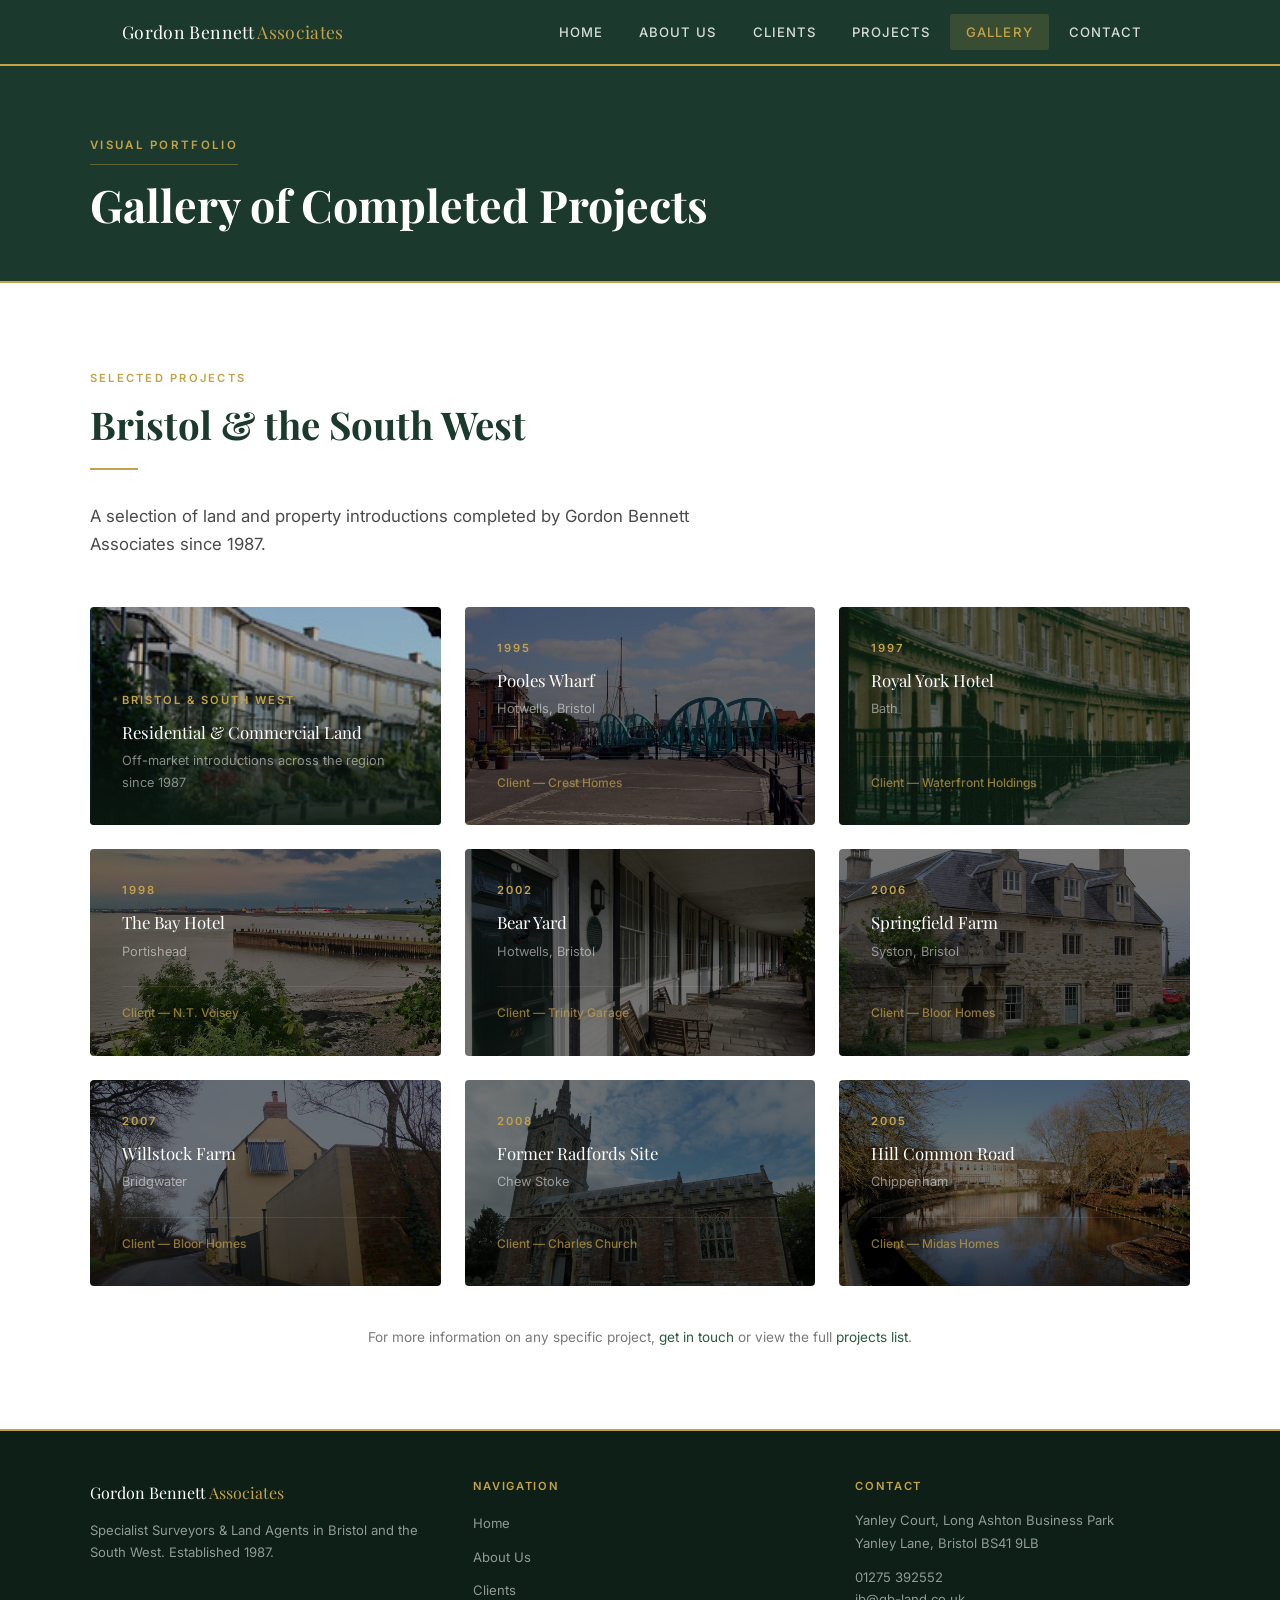
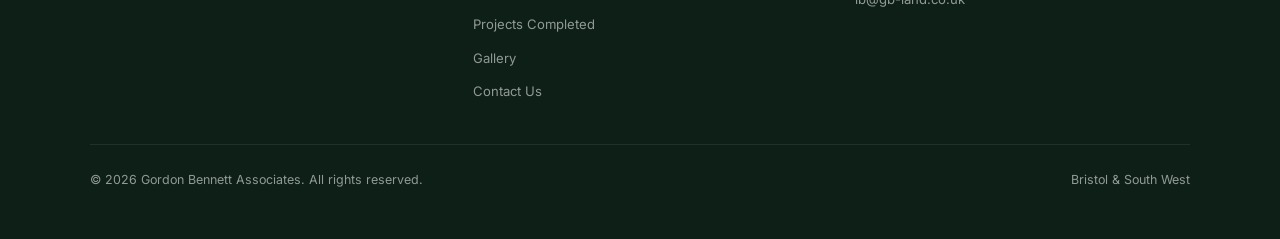
<file: gallery.html>
<!DOCTYPE html>
<html lang="en">
<head>
  <meta charset="UTF-8" />
  <meta name="viewport" content="width=device-width, initial-scale=1.0" />
  <title>Gallery — Gordon Bennett Associates</title>
  <meta name="description" content="Gallery of land and property projects completed by Gordon Bennett Associates across Bristol and the South West." />
  <link rel="stylesheet" href="style.css" />
  <style>
    .gallery-grid {
      display: grid;
      grid-template-columns: repeat(3, 1fr);
      gap: 1.5rem;
    }

    /* Featured photo card */
    .gallery-card-featured {
      position: relative;
      border-radius: 4px;
      overflow: hidden;
      min-height: 200px;
    }

    .gallery-card-featured img {
      width: 100%;
      height: 100%;
      object-fit: cover;
      display: block;
      filter: brightness(0.75);
      transition: filter 0.4s;
    }

    .gallery-card-featured:hover img {
      filter: brightness(0.6);
    }

    .gallery-card-featured .card-info {
      position: absolute;
      bottom: 0;
      left: 0;
      right: 0;
      padding: 2rem;
      background: linear-gradient(to top, rgba(10,25,17,0.92) 0%, transparent 100%);
    }

    /* Project cards */
    .gallery-card {
      position: relative;
      border-radius: 4px;
      overflow: hidden;
      min-height: 200px;
      display: flex;
      flex-direction: column;
      justify-content: space-between;
      transition: transform 0.2s;
    }

    .gallery-card-img {
      position: absolute;
      inset: 0;
      width: 100%;
      height: 100%;
      object-fit: cover;
      filter: brightness(0.45);
      transition: filter 0.4s, transform 0.4s;
    }

    .gallery-card:hover .gallery-card-img {
      filter: brightness(0.3);
      transform: scale(1.04);
    }

    .gallery-card-body {
      position: relative;
      z-index: 1;
      padding: 2rem;
      display: flex;
      flex-direction: column;
      justify-content: space-between;
      height: 100%;
    }

    .gallery-card:hover {
      transform: translateY(-2px);
    }

    .card-year {
      font-size: 0.7rem;
      letter-spacing: 0.18em;
      text-transform: uppercase;
      color: var(--gold);
      font-weight: 600;
    }

    .card-title {
      font-family: 'Playfair Display', serif;
      font-size: 1.05rem;
      color: var(--white);
      margin-top: 0.75rem;
      margin-bottom: 0.4rem;
      line-height: 1.3;
    }

    .card-location {
      font-size: 0.8rem;
      color: rgba(255,255,255,0.5);
    }

    .card-client {
      font-size: 0.75rem;
      color: rgba(196,162,74,0.7);
      font-weight: 500;
      margin-top: 1.5rem;
      padding-top: 1rem;
      border-top: 1px solid rgba(255,255,255,0.08);
    }

    @media (max-width: 768px) {
      .gallery-grid { grid-template-columns: 1fr 1fr; }
    }

    @media (max-width: 480px) {
      .gallery-grid { grid-template-columns: 1fr; }
    }
  </style>
</head>
<body>

<nav>
  <div class="nav-inner">
    <div class="nav-logo">Gordon Bennett <span>Associates</span></div>
    <ul class="nav-links">
      <li><a href="index.html">Home</a></li>
      <li><a href="about.html">About Us</a></li>
      <li><a href="clients.html">Clients</a></li>
      <li><a href="projects.html">Projects</a></li>
      <li><a href="gallery.html" class="active">Gallery</a></li>
      <li><a href="contact.html">Contact</a></li>
    </ul>
    <button class="nav-hamburger" id="hamburger" aria-label="Open menu">
      <span></span><span></span><span></span>
    </button>
  </div>
</nav>
<div class="mobile-menu" id="mobile-menu">
  <a href="index.html">Home</a>
  <a href="about.html">About Us</a>
  <a href="clients.html">Clients</a>
  <a href="projects.html">Projects</a>
  <a href="gallery.html" class="active">Gallery</a>
  <a href="contact.html">Contact</a>
</div>

<div class="page-hero">
  <div class="page-hero-inner">
    <div class="hero-eyebrow">Visual Portfolio</div>
    <h1>Gallery of Completed Projects</h1>
  </div>
</div>

<section style="background: var(--white);">
  <div class="section-inner">
    <span class="section-label">Selected Projects</span>
    <h2 class="section-title">Bristol &amp; the South West</h2>
    <div class="section-divider"></div>
    <p class="section-intro">A selection of land and property introductions completed by Gordon Bennett Associates since 1987.</p>

    <div class="gallery-grid">

      <!-- Featured photo -->
      <div class="gallery-card-featured">
        <img src="index4.jpg" alt="Residential development — Bristol and South West" />
        <div class="card-info">
          <div class="card-year">Bristol &amp; South West</div>
          <div class="card-title">Residential &amp; Commercial Land</div>
          <div class="card-location">Off-market introductions across the region since 1987</div>
        </div>
      </div>

      <!-- Project card 1 -->
      <div class="gallery-card">
        <img class="gallery-card-img" src="pooles-wharf.jpg" alt="Pooles Wharf Bridge, Hotwells, Bristol" />
        <div class="gallery-card-body">
          <div>
            <div class="card-year">1995</div>
            <div class="card-title">Pooles Wharf</div>
            <div class="card-location">Hotwells, Bristol</div>
          </div>
          <div class="card-client">Client — Crest Homes</div>
        </div>
      </div>

      <!-- Project card 2 -->
      <div class="gallery-card">
        <img class="gallery-card-img" src="royal-crescent-bath.jpg" alt="Royal Crescent, Bath" />
        <div class="gallery-card-body">
          <div>
            <div class="card-year">1997</div>
            <div class="card-title">Royal York Hotel</div>
            <div class="card-location">Bath</div>
          </div>
          <div class="card-client">Client — Waterfront Holdings</div>
        </div>
      </div>

      <!-- Project card 3 -->
      <div class="gallery-card">
        <img class="gallery-card-img" src="portishead-pier.jpg" alt="Portishead Pier, Somerset" />
        <div class="gallery-card-body">
          <div>
            <div class="card-year">1998</div>
            <div class="card-title">The Bay Hotel</div>
            <div class="card-location">Portishead</div>
          </div>
          <div class="card-client">Client — N.T. Voisey</div>
        </div>
      </div>

      <!-- Project card 4 -->
      <div class="gallery-card">
        <img class="gallery-card-img" src="hotwells-colonnade.jpg" alt="The Colonnade, Hotwells, Bristol" />
        <div class="gallery-card-body">
          <div>
            <div class="card-year">2002</div>
            <div class="card-title">Bear Yard</div>
            <div class="card-location">Hotwells, Bristol</div>
          </div>
          <div class="card-client">Client — Trinity Garage</div>
        </div>
      </div>

      <!-- Project card 5 -->
      <div class="gallery-card">
        <img class="gallery-card-img" src="syston-hall.jpg" alt="Syston, South Gloucestershire" />
        <div class="gallery-card-body">
          <div>
            <div class="card-year">2006</div>
            <div class="card-title">Springfield Farm</div>
            <div class="card-location">Syston, Bristol</div>
          </div>
          <div class="card-client">Client — Bloor Homes</div>
        </div>
      </div>

      <!-- Project card 6 -->
      <div class="gallery-card">
        <img class="gallery-card-img" src="bridgwater-farm.jpg" alt="Farmland near Bridgwater, Somerset" />
        <div class="gallery-card-body">
          <div>
            <div class="card-year">2007</div>
            <div class="card-title">Willstock Farm</div>
            <div class="card-location">Bridgwater</div>
          </div>
          <div class="card-client">Client — Bloor Homes</div>
        </div>
      </div>

      <!-- Project card 7 -->
      <div class="gallery-card">
        <img class="gallery-card-img" src="chew-stoke-church.jpg" alt="St Andrew's Church, Chew Stoke, Somerset" />
        <div class="gallery-card-body">
          <div>
            <div class="card-year">2008</div>
            <div class="card-title">Former Radfords Site</div>
            <div class="card-location">Chew Stoke</div>
          </div>
          <div class="card-client">Client — Charles Church</div>
        </div>
      </div>

      <!-- Project card 8 -->
      <div class="gallery-card">
        <img class="gallery-card-img" src="chippenham-river.jpg" alt="River Avon, Chippenham, Wiltshire" />
        <div class="gallery-card-body">
          <div>
            <div class="card-year">2005</div>
            <div class="card-title">Hill Common Road</div>
            <div class="card-location">Chippenham</div>
          </div>
          <div class="card-client">Client — Midas Homes</div>
        </div>
      </div>

    </div>

    <p style="margin-top: 2.5rem; font-size: 0.85rem; color: var(--text-light); text-align: center;">
      For more information on any specific project, <a href="contact.html">get in touch</a> or view the full <a href="projects.html">projects list</a>.
    </p>
  </div>
</section>

<footer>
  <div class="footer-inner">
    <div>
      <div class="footer-brand">Gordon Bennett <span>Associates</span></div>
      <p>Specialist Surveyors &amp; Land Agents in Bristol and the South West. Established 1987.</p>
    </div>
    <div>
      <h4>Navigation</h4>
      <ul class="footer-links">
        <li><a href="index.html">Home</a></li>
        <li><a href="about.html">About Us</a></li>
        <li><a href="clients.html">Clients</a></li>
        <li><a href="projects.html">Projects Completed</a></li>
        <li><a href="gallery.html">Gallery</a></li>
        <li><a href="contact.html">Contact Us</a></li>
      </ul>
    </div>
    <div>
      <h4>Contact</h4>
      <p>Yanley Court, Long Ashton Business Park<br>Yanley Lane, Bristol BS41 9LB</p>
      <p style="margin-top: 0.75rem;"><a href="tel:01275392552">01275 392552</a></p>
      <p><a href="mailto:ib@gb-land.co.uk">ib@gb-land.co.uk</a></p>
    </div>
  </div>
  <div class="footer-bottom">
    <span>© 2026 Gordon Bennett Associates. All rights reserved.</span>
    <span>Bristol &amp; South West</span>
  </div>
</footer>

<script>
  const hamburger = document.getElementById('hamburger');
  const mobileMenu = document.getElementById('mobile-menu');
  hamburger.addEventListener('click', function() {
    hamburger.classList.toggle('open');
    mobileMenu.classList.toggle('open');
  });
  mobileMenu.querySelectorAll('a').forEach(function(link) {
    link.addEventListener('click', function() {
      hamburger.classList.remove('open');
      mobileMenu.classList.remove('open');
    });
  });
</script>
</body>
</html>
</file>
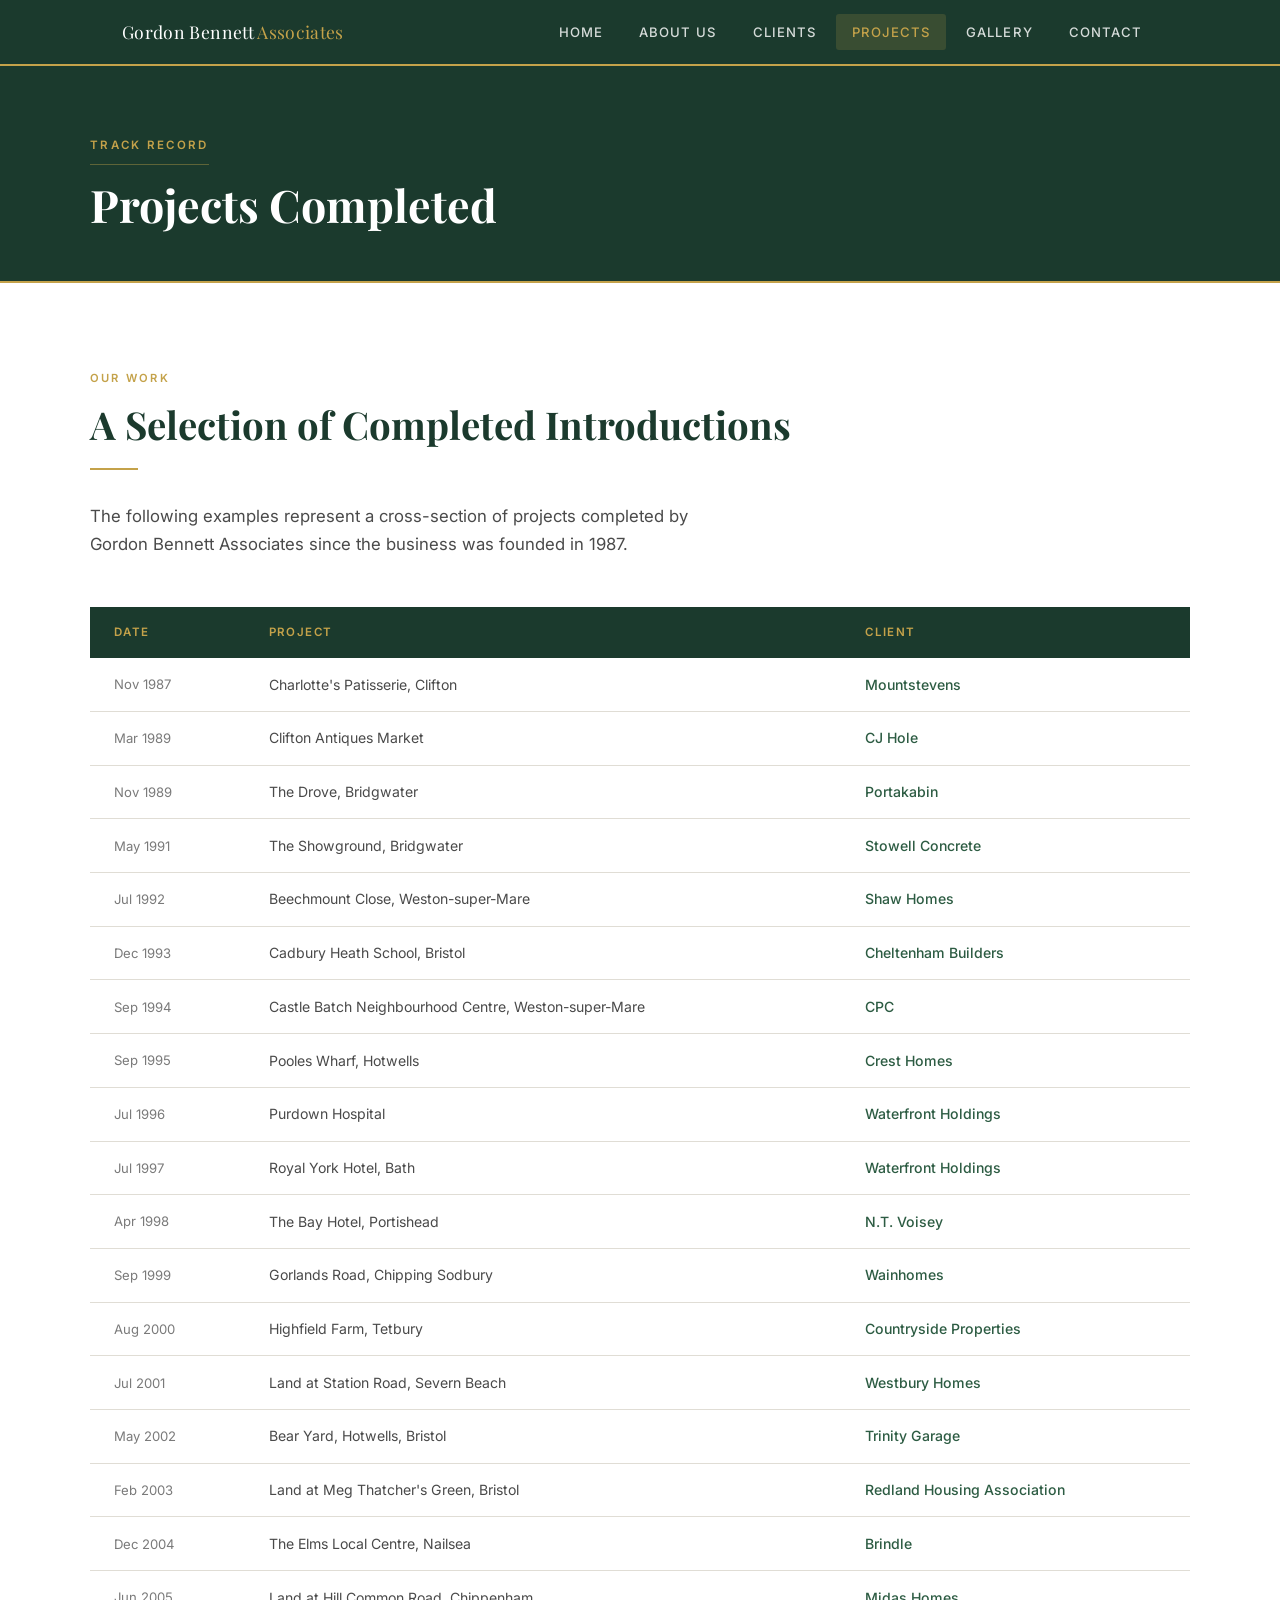
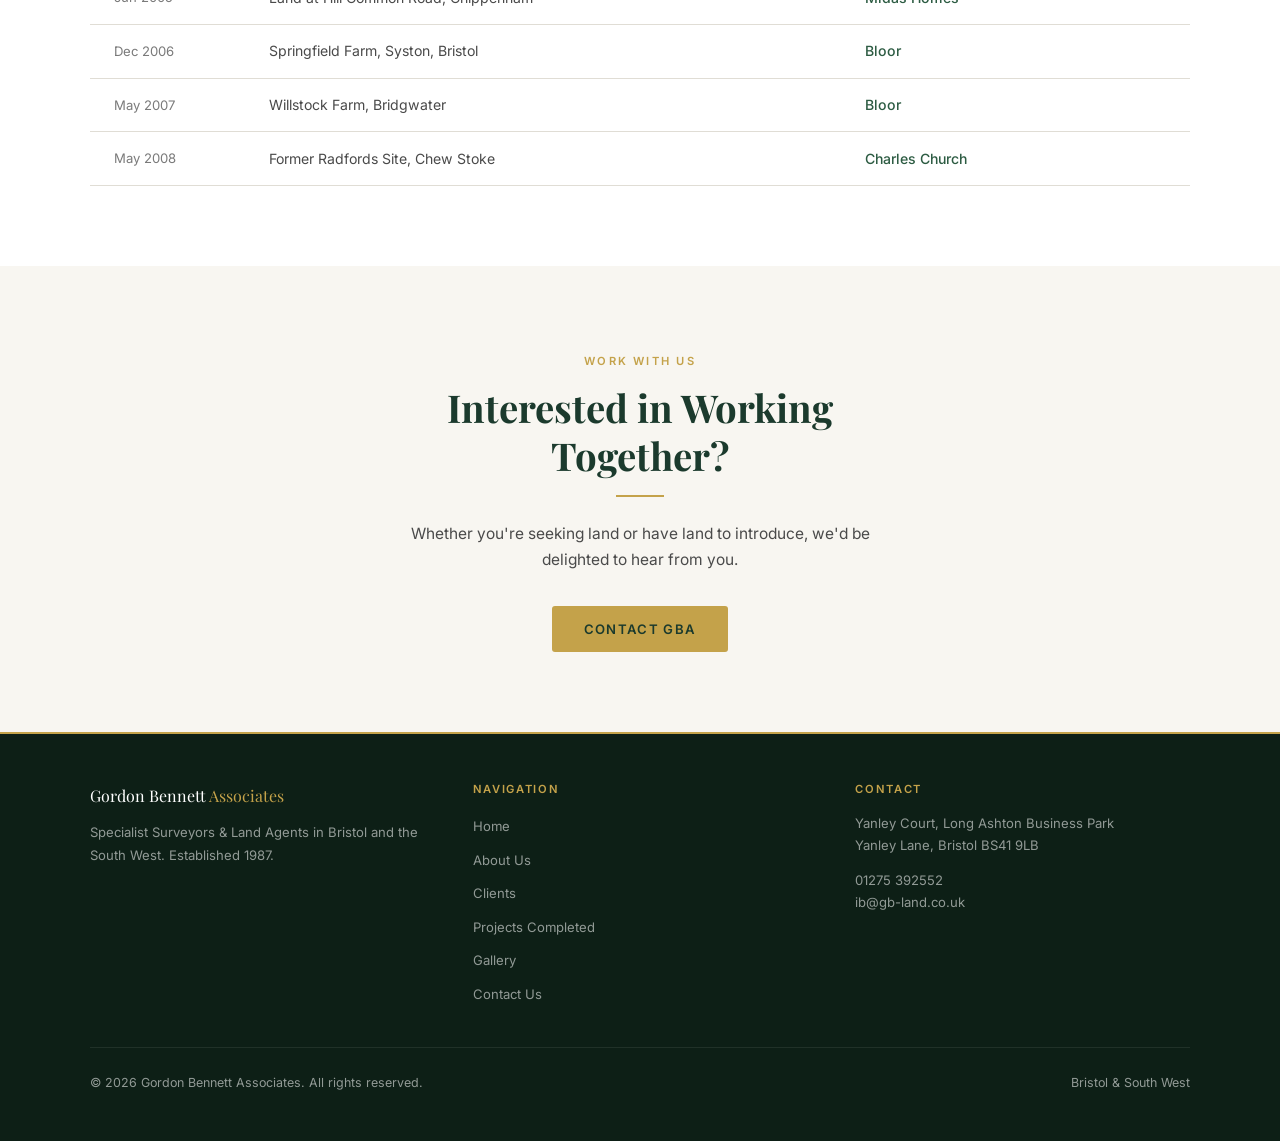
<file: projects.html>
<!DOCTYPE html>
<html lang="en">
<head>
  <meta charset="UTF-8" />
  <meta name="viewport" content="width=device-width, initial-scale=1.0" />
  <title>Projects Completed — Gordon Bennett Associates</title>
  <meta name="description" content="A selection of residential and commercial land projects completed by Gordon Bennett Associates throughout Bristol and the South West since 1987." />
  <link rel="stylesheet" href="style.css" />
</head>
<body>

<nav>
  <div class="nav-inner">
    <div class="nav-logo">Gordon Bennett <span>Associates</span></div>
    <ul class="nav-links">
      <li><a href="index.html">Home</a></li>
      <li><a href="about.html">About Us</a></li>
      <li><a href="clients.html">Clients</a></li>
      <li><a href="projects.html" class="active">Projects</a></li>
      <li><a href="gallery.html">Gallery</a></li>
      <li><a href="contact.html">Contact</a></li>
    </ul>
    <button class="nav-hamburger" id="hamburger" aria-label="Open menu">
      <span></span><span></span><span></span>
    </button>
  </div>
</nav>
<div class="mobile-menu" id="mobile-menu">
  <a href="index.html">Home</a>
  <a href="about.html">About Us</a>
  <a href="clients.html">Clients</a>
  <a href="projects.html" class="active">Projects</a>
  <a href="gallery.html">Gallery</a>
  <a href="contact.html">Contact</a>
</div>

<div class="page-hero">
  <div class="page-hero-inner">
    <div class="hero-eyebrow">Track Record</div>
    <h1>Projects Completed</h1>
  </div>
</div>

<section style="background: var(--white);">
  <div class="section-inner">
    <span class="section-label">Our Work</span>
    <h2 class="section-title">A Selection of Completed Introductions</h2>
    <div class="section-divider"></div>
    <p class="section-intro">The following examples represent a cross-section of projects completed by Gordon Bennett Associates since the business was founded in 1987.</p>

    <div style="overflow-x: auto;">
      <table class="projects-table">
        <thead>
          <tr>
            <th>Date</th>
            <th>Project</th>
            <th>Client</th>
          </tr>
        </thead>
        <tbody>
          <tr><td>Nov 1987</td><td>Charlotte's Patisserie, Clifton</td><td>Mountstevens</td></tr>
          <tr><td>Mar 1989</td><td>Clifton Antiques Market</td><td>CJ Hole</td></tr>
          <tr><td>Nov 1989</td><td>The Drove, Bridgwater</td><td>Portakabin</td></tr>
          <tr><td>May 1991</td><td>The Showground, Bridgwater</td><td>Stowell Concrete</td></tr>
          <tr><td>Jul 1992</td><td>Beechmount Close, Weston-super-Mare</td><td>Shaw Homes</td></tr>
          <tr><td>Dec 1993</td><td>Cadbury Heath School, Bristol</td><td>Cheltenham Builders</td></tr>
          <tr><td>Sep 1994</td><td>Castle Batch Neighbourhood Centre, Weston-super-Mare</td><td>CPC</td></tr>
          <tr><td>Sep 1995</td><td>Pooles Wharf, Hotwells</td><td>Crest Homes</td></tr>
          <tr><td>Jul 1996</td><td>Purdown Hospital</td><td>Waterfront Holdings</td></tr>
          <tr><td>Jul 1997</td><td>Royal York Hotel, Bath</td><td>Waterfront Holdings</td></tr>
          <tr><td>Apr 1998</td><td>The Bay Hotel, Portishead</td><td>N.T. Voisey</td></tr>
          <tr><td>Sep 1999</td><td>Gorlands Road, Chipping Sodbury</td><td>Wainhomes</td></tr>
          <tr><td>Aug 2000</td><td>Highfield Farm, Tetbury</td><td>Countryside Properties</td></tr>
          <tr><td>Jul 2001</td><td>Land at Station Road, Severn Beach</td><td>Westbury Homes</td></tr>
          <tr><td>May 2002</td><td>Bear Yard, Hotwells, Bristol</td><td>Trinity Garage</td></tr>
          <tr><td>Feb 2003</td><td>Land at Meg Thatcher's Green, Bristol</td><td>Redland Housing Association</td></tr>
          <tr><td>Dec 2004</td><td>The Elms Local Centre, Nailsea</td><td>Brindle</td></tr>
          <tr><td>Jun 2005</td><td>Land at Hill Common Road, Chippenham</td><td>Midas Homes</td></tr>
          <tr><td>Dec 2006</td><td>Springfield Farm, Syston, Bristol</td><td>Bloor</td></tr>
          <tr><td>May 2007</td><td>Willstock Farm, Bridgwater</td><td>Bloor</td></tr>
          <tr><td>May 2008</td><td>Former Radfords Site, Chew Stoke</td><td>Charles Church</td></tr>
        </tbody>
      </table>
    </div>
  </div>
</section>

<section style="background: var(--cream);">
  <div class="section-inner" style="text-align: center;">
    <span class="section-label">Work With Us</span>
    <h2 class="section-title" style="max-width: 500px; margin: 0 auto 1rem;">Interested in Working Together?</h2>
    <div class="section-divider" style="margin: 0 auto 1.5rem;"></div>
    <p style="max-width: 500px; margin: 0 auto 2rem; color: var(--text-mid); font-size: 0.97rem;">Whether you're seeking land or have land to introduce, we'd be delighted to hear from you.</p>
    <a href="contact.html" class="btn btn-gold">Contact GBA</a>
  </div>
</section>

<footer>
  <div class="footer-inner">
    <div>
      <div class="footer-brand">Gordon Bennett <span>Associates</span></div>
      <p>Specialist Surveyors &amp; Land Agents in Bristol and the South West. Established 1987.</p>
    </div>
    <div>
      <h4>Navigation</h4>
      <ul class="footer-links">
        <li><a href="index.html">Home</a></li>
        <li><a href="about.html">About Us</a></li>
        <li><a href="clients.html">Clients</a></li>
        <li><a href="projects.html">Projects Completed</a></li>
        <li><a href="gallery.html">Gallery</a></li>
        <li><a href="contact.html">Contact Us</a></li>
      </ul>
    </div>
    <div>
      <h4>Contact</h4>
      <p>Yanley Court, Long Ashton Business Park<br>Yanley Lane, Bristol BS41 9LB</p>
      <p style="margin-top: 0.75rem;"><a href="tel:01275392552">01275 392552</a></p>
      <p><a href="mailto:ib@gb-land.co.uk">ib@gb-land.co.uk</a></p>
    </div>
  </div>
  <div class="footer-bottom">
    <span>© 2026 Gordon Bennett Associates. All rights reserved.</span>
    <span>Bristol &amp; South West</span>
  </div>
</footer>

<script>
  const hamburger = document.getElementById('hamburger');
  const mobileMenu = document.getElementById('mobile-menu');
  hamburger.addEventListener('click', function() {
    hamburger.classList.toggle('open');
    mobileMenu.classList.toggle('open');
  });
  mobileMenu.querySelectorAll('a').forEach(function(link) {
    link.addEventListener('click', function() {
      hamburger.classList.remove('open');
      mobileMenu.classList.remove('open');
    });
  });
</script>
</body>
</html>
</file>
<file: style.css>
/* ============================================
   Gordon Bennett Associates — Premium Theme
   ============================================ */

@import url('https://fonts.googleapis.com/css2?family=Playfair+Display:ital,wght@0,400;0,600;0,700;1,400&family=Inter:wght@300;400;500;600&display=swap');

:root {
  --green-dark:   #1B3A2D;
  --green-mid:    #2D5C43;
  --green-light:  #3D7A58;
  --gold:         #C4A24A;
  --gold-light:   #D4B86A;
  --cream:        #F8F6F1;
  --white:        #FFFFFF;
  --text-dark:    #1E1E1E;
  --text-mid:     #4A4A4A;
  --text-light:   #7A7A7A;
  --border:       #E0DDD5;
}

*, *::before, *::after { box-sizing: border-box; margin: 0; padding: 0; }

html { scroll-behavior: smooth; }

body {
  font-family: 'Inter', sans-serif;
  font-weight: 400;
  color: var(--text-dark);
  background: var(--cream);
  line-height: 1.7;
}

/* ── TYPOGRAPHY ── */
h1, h2, h3, h4 {
  font-family: 'Playfair Display', serif;
  line-height: 1.25;
}

a { color: var(--green-mid); text-decoration: none; transition: color 0.2s; }
a:hover { color: var(--gold); }

/* ── NAV ── */
nav {
  position: sticky;
  top: 0;
  z-index: 100;
  background: var(--green-dark);
  border-bottom: 2px solid var(--gold);
}

.nav-inner {
  max-width: 1100px;
  margin: 0 auto;
  display: flex;
  align-items: center;
  justify-content: space-between;
  padding: 0 2rem;
  height: 64px;
}

.nav-logo {
  font-family: 'Playfair Display', serif;
  font-size: 1.1rem;
  color: var(--white);
  letter-spacing: 0.02em;
}

.nav-logo span {
  color: var(--gold);
}

.nav-hamburger { display: none; }
.mobile-menu { display: none; }
.eyebrow-break { display: none; }

.nav-links {
  display: flex;
  list-style: none;
  gap: 0.25rem;
}

.nav-links a {
  display: block;
  padding: 0.45rem 1rem;
  color: rgba(255,255,255,0.82);
  font-size: 0.82rem;
  letter-spacing: 0.08em;
  text-transform: uppercase;
  font-weight: 500;
  border-radius: 3px;
  transition: all 0.2s;
}

.nav-links a:hover,
.nav-links a.active {
  color: var(--white);
  background: rgba(196,162,74,0.18);
}

.nav-links a.active {
  color: var(--gold);
}

/* ── HERO ── */
.hero {
  position: relative;
  min-height: 480px;
  display: flex;
  align-items: flex-end;
  background: var(--green-dark);
  overflow: hidden;
}

.hero-bg {
  position: absolute;
  inset: 0;
  background-image: url('hero.jpg');
  background-size: cover;
  background-position: center;
}

.hero-bg::after {
  content: '';
  position: absolute;
  inset: 0;
  background: linear-gradient(to right, rgba(10,25,17,0.82) 0%, rgba(10,25,17,0.55) 100%);
}

.hero-content {
  position: relative;
  max-width: 1100px;
  margin: 0 auto;
  width: 100%;
  padding: 7rem 2rem 6rem;
}

.hero-eyebrow {
  display: inline-block;
  font-size: 0.72rem;
  letter-spacing: 0.2em;
  text-transform: uppercase;
  color: var(--gold);
  font-weight: 600;
  margin-bottom: 1.2rem;
  padding-bottom: 0.5rem;
  border-bottom: 1px solid rgba(196,162,74,0.4);
}

.hero h1 {
  font-size: clamp(2.8rem, 5vw, 4.4rem);
  color: var(--white);
  max-width: 720px;
  margin-bottom: 1.6rem;
  font-weight: 700;
  line-height: 1.15;
  letter-spacing: -0.01em;
}

.hero p {
  font-size: 1.1rem;
  color: rgba(255,255,255,0.72);
  max-width: 520px;
  margin-bottom: 2.5rem;
  line-height: 1.75;
}

.btn {
  display: inline-block;
  padding: 0.75rem 2rem;
  border-radius: 3px;
  font-size: 0.82rem;
  font-weight: 600;
  letter-spacing: 0.1em;
  text-transform: uppercase;
  transition: all 0.2s;
}

.btn-gold {
  background: var(--gold);
  color: var(--green-dark);
}

.btn-gold:hover {
  background: var(--gold-light);
  color: var(--green-dark);
}

.btn-outline {
  border: 1px solid rgba(255,255,255,0.4);
  color: rgba(255,255,255,0.85);
  margin-left: 1rem;
}

.btn-outline:hover {
  border-color: var(--gold);
  color: var(--gold);
}

/* ── SECTIONS ── */
section { padding: 5rem 2rem; }

.section-inner {
  max-width: 1100px;
  margin: 0 auto;
}

.section-label {
  display: inline-block;
  font-size: 0.7rem;
  letter-spacing: 0.2em;
  text-transform: uppercase;
  color: var(--gold);
  font-weight: 600;
  margin-bottom: 0.75rem;
}

.section-title {
  font-size: clamp(1.6rem, 3vw, 2.4rem);
  color: var(--green-dark);
  margin-bottom: 1.25rem;
}

.section-divider {
  width: 48px;
  height: 2px;
  background: var(--gold);
  margin-bottom: 2rem;
}

.section-intro {
  font-size: 1.05rem;
  color: var(--text-mid);
  max-width: 640px;
  margin-bottom: 3rem;
}

/* ── INTRO SPLIT ── */
.intro-grid {
  display: grid;
  grid-template-columns: 1fr 1fr;
  gap: 4rem;
  align-items: start;
}

.intro-text p {
  color: var(--text-mid);
  margin-bottom: 1.25rem;
  font-size: 0.97rem;
}

.intro-aside {
  background: var(--green-dark);
  border-radius: 4px;
  padding: 2.5rem;
  color: rgba(255,255,255,0.82);
}

.intro-aside h3 {
  font-size: 1.1rem;
  color: var(--gold);
  margin-bottom: 1rem;
}

.intro-aside p {
  font-size: 0.9rem;
  line-height: 1.7;
}

/* ── SERVICES CARDS ── */
.services-bg {
  background: var(--green-dark);
}

.services-bg .section-title { color: var(--white); }
.services-bg .section-label { }
.services-bg .section-divider { }
.services-bg .section-intro { color: rgba(255,255,255,0.7); }

.services-grid {
  display: grid;
  grid-template-columns: repeat(3, 1fr);
  gap: 1.5rem;
}

.service-card {
  background: rgba(255,255,255,0.05);
  border: 1px solid rgba(255,255,255,0.08);
  border-radius: 4px;
  padding: 2rem;
  transition: border-color 0.2s;
}

.service-card:hover {
  border-color: rgba(196,162,74,0.4);
}

.service-icon {
  width: 44px;
  height: 44px;
  background: rgba(196,162,74,0.15);
  border-radius: 3px;
  display: flex;
  align-items: center;
  justify-content: center;
  margin-bottom: 1.2rem;
}

.service-icon svg {
  width: 22px;
  height: 22px;
  stroke: var(--gold);
  fill: none;
  stroke-width: 1.5;
  stroke-linecap: round;
  stroke-linejoin: round;
}

.service-card h3 {
  font-size: 1rem;
  color: var(--white);
  margin-bottom: 0.6rem;
}

.service-card p {
  font-size: 0.875rem;
  color: rgba(255,255,255,0.6);
  line-height: 1.6;
}

/* ── COVERAGE ── */
.coverage-grid {
  display: grid;
  grid-template-columns: 1fr 1fr;
  gap: 4rem;
  align-items: center;
}

.coverage-list {
  display: grid;
  grid-template-columns: 1fr 1fr;
  gap: 0.5rem;
  list-style: none;
}

.coverage-list li {
  font-size: 0.9rem;
  color: var(--text-mid);
  padding: 0.5rem 0;
  border-bottom: 1px solid var(--border);
  display: flex;
  align-items: center;
  gap: 0.5rem;
}

.coverage-list li::before {
  content: '';
  display: inline-block;
  width: 6px;
  height: 6px;
  background: var(--gold);
  border-radius: 50%;
  flex-shrink: 0;
}

/* ── CLIENT SECTORS ── */
.sectors-grid {
  display: grid;
  grid-template-columns: repeat(2, 1fr);
  gap: 0;
}

.sector-group {
  padding: 2.5rem;
  border: 1px solid var(--border);
}

.sector-group:nth-child(odd) { border-right: none; }
.sector-group:nth-child(n+3) { border-top: none; }

.sector-group h3 {
  font-family: 'Playfair Display', serif;
  font-size: 1rem;
  color: var(--green-dark);
  margin-bottom: 1rem;
  padding-bottom: 0.5rem;
  border-bottom: 2px solid var(--gold);
  display: inline-block;
}

.sector-list {
  list-style: none;
}

.sector-list li {
  font-size: 0.875rem;
  color: var(--text-mid);
  padding: 0.3rem 0;
  padding-left: 1rem;
  position: relative;
}

.sector-list li::before {
  content: '—';
  position: absolute;
  left: 0;
  color: var(--gold);
  font-size: 0.7rem;
  top: 0.45rem;
}

/* ── TEAM CARDS ── */
.team-grid {
  display: grid;
  grid-template-columns: repeat(3, 1fr);
  gap: 2rem;
}

.team-card {
  padding: 2rem;
  border: 1px solid var(--border);
  border-top: 3px solid var(--gold);
  background: var(--white);
  border-radius: 0 0 4px 4px;
}

.team-role {
  font-size: 0.7rem;
  text-transform: uppercase;
  letter-spacing: 0.15em;
  color: var(--gold);
  font-weight: 600;
  margin-bottom: 0.4rem;
}

.team-card h3 {
  font-size: 1.1rem;
  color: var(--green-dark);
  margin-bottom: 0.75rem;
}

.team-card p {
  font-size: 0.875rem;
  color: var(--text-mid);
  line-height: 1.65;
}

/* ── PROJECTS TABLE ── */
.projects-table {
  width: 100%;
  border-collapse: collapse;
  font-size: 0.88rem;
}

.projects-table thead th {
  text-align: left;
  padding: 1rem 1.5rem;
  background: var(--green-dark);
  color: var(--gold);
  font-family: 'Inter', sans-serif;
  font-weight: 600;
  font-size: 0.72rem;
  letter-spacing: 0.12em;
  text-transform: uppercase;
}

.projects-table tbody tr {
  border-bottom: 1px solid var(--border);
  transition: background 0.15s;
}

.projects-table tbody tr:hover {
  background: rgba(196,162,74,0.05);
}

.projects-table td {
  padding: 0.9rem 1.5rem;
  color: var(--text-mid);
}

.projects-table td:first-child {
  color: var(--text-light);
  font-size: 0.82rem;
  white-space: nowrap;
}

.projects-table td:nth-child(3) {
  font-weight: 500;
  color: var(--green-mid);
}

/* ── CONTACT ── */
.contact-grid {
  display: grid;
  grid-template-columns: 1fr 1fr;
  gap: 4rem;
}

.contact-info dt {
  font-size: 0.72rem;
  text-transform: uppercase;
  letter-spacing: 0.12em;
  color: var(--gold);
  font-weight: 600;
  margin-top: 1.5rem;
  margin-bottom: 0.3rem;
}

.contact-info dt:first-child { margin-top: 0; }

.contact-info dd {
  color: var(--text-mid);
  font-size: 0.9rem;
  line-height: 1.6;
}

.contact-info dd a {
  color: var(--green-mid);
}

.contact-cta {
  background: var(--green-dark);
  border-radius: 4px;
  padding: 2.5rem;
  color: rgba(255,255,255,0.85);
}

.contact-cta h3 {
  font-size: 1.3rem;
  color: var(--white);
  margin-bottom: 1rem;
}

.contact-cta p {
  font-size: 0.9rem;
  line-height: 1.7;
  margin-bottom: 1.5rem;
}

/* ── PAGE HERO (inner pages) ── */
.page-hero {
  background: var(--green-dark);
  padding: 4rem 2rem 3rem;
  border-bottom: 2px solid var(--gold);
}

.page-hero-inner {
  max-width: 1100px;
  margin: 0 auto;
}

.page-hero .hero-eyebrow { margin-bottom: 0.75rem; }

.page-hero h1 {
  font-size: clamp(1.8rem, 3.5vw, 2.8rem);
  color: var(--white);
}

/* ── FOOTER ── */
footer {
  background: #0d1f16;
  color: rgba(255,255,255,0.55);
  padding: 3rem 2rem;
  border-top: 2px solid var(--gold);
}

.footer-inner {
  max-width: 1100px;
  margin: 0 auto;
  display: grid;
  grid-template-columns: 1fr 1fr 1fr;
  gap: 3rem;
}

.footer-brand {
  font-family: 'Playfair Display', serif;
  font-size: 1rem;
  color: var(--white);
  margin-bottom: 0.75rem;
}

.footer-brand span { color: var(--gold); }

footer p { font-size: 0.82rem; line-height: 1.7; }

footer h4 {
  font-family: 'Inter', sans-serif;
  font-size: 0.7rem;
  text-transform: uppercase;
  letter-spacing: 0.15em;
  color: var(--gold);
  margin-bottom: 1rem;
  font-weight: 600;
}

footer a { color: rgba(255,255,255,0.55); font-size: 0.82rem; }
footer a:hover { color: var(--gold); }

.footer-links { list-style: none; display: flex; flex-direction: column; gap: 0.4rem; }

.footer-bottom {
  max-width: 1100px;
  margin: 2.5rem auto 0;
  padding-top: 1.5rem;
  border-top: 1px solid rgba(255,255,255,0.08);
  font-size: 0.78rem;
  display: flex;
  justify-content: space-between;
}

/* ── RESPONSIVE ── */
@media (max-width: 768px) {
  .hero {
    min-height: 320px;
    align-items: flex-start;
  }

  .hero-content {
    padding: 2.5rem 1.5rem 3rem;
  }

  .hero h1 {
    font-size: 2.2rem;
  }

  .hero p {
    font-size: 0.95rem;
  }

  .hero-btns {
    display: flex;
    gap: 0.75rem;
  }

  .hero-btns .btn {
    flex: 1;
    text-align: center;
  }

  .advisers-grid {
    grid-template-columns: 1fr !important;
  }

  .usp-grid {
    grid-template-columns: 1fr !important;
  }

  .eyebrow-sep { display: none; }
  .eyebrow-break { display: inline; }

  .projects-table {
    font-size: 0.72rem;
  }

  .projects-table thead th {
    padding: 0.75rem 0.6rem;
    font-size: 0.62rem;
  }

  .projects-table td {
    padding: 0.7rem 0.6rem;
  }

  .projects-table td:first-child {
    font-size: 0.68rem;
    white-space: normal;
  }

  .intro-grid,
  .coverage-grid,
  .contact-grid,
  .sectors-grid { grid-template-columns: 1fr; }

  .services-grid { grid-template-columns: 1fr; }
  .team-grid { grid-template-columns: 1fr; }
  .footer-inner { grid-template-columns: 1fr; }

  .sector-group:nth-child(odd) { border-right: 1px solid var(--border); }

  .nav-links { display: none; }

  .nav-hamburger {
    display: flex;
    flex-direction: column;
    justify-content: center;
    gap: 5px;
    background: none;
    border: none;
    cursor: pointer;
    padding: 0.5rem;
    z-index: 110;
  }

  .nav-hamburger span {
    display: block;
    width: 24px;
    height: 2px;
    background: var(--white);
    border-radius: 2px;
    transition: transform 0.3s, opacity 0.3s;
    transform-origin: center;
  }

  .nav-hamburger.open span:nth-child(1) {
    transform: translateY(7px) rotate(45deg);
  }

  .nav-hamburger.open span:nth-child(2) {
    opacity: 0;
  }

  .nav-hamburger.open span:nth-child(3) {
    transform: translateY(-7px) rotate(-45deg);
  }

  .mobile-menu {
    display: none;
    position: fixed;
    top: 66px;
    left: 0;
    right: 0;
    background: var(--green-dark);
    border-bottom: 2px solid var(--gold);
    z-index: 99;
    padding: 1rem 2rem 1.5rem;
    flex-direction: column;
    gap: 0.25rem;
  }

  .mobile-menu.open {
    display: flex;
  }

  .mobile-menu a {
    display: block;
    padding: 0.75rem 1rem;
    color: rgba(255,255,255,0.82);
    font-size: 0.88rem;
    letter-spacing: 0.08em;
    text-transform: uppercase;
    font-weight: 500;
    border-radius: 3px;
    transition: all 0.2s;
    border-bottom: 1px solid rgba(255,255,255,0.06);
  }

  .mobile-menu a:last-child {
    border-bottom: none;
  }

  .mobile-menu a:hover,
  .mobile-menu a.active {
    color: var(--gold);
    background: rgba(196,162,74,0.1);
  }
}
</file>
